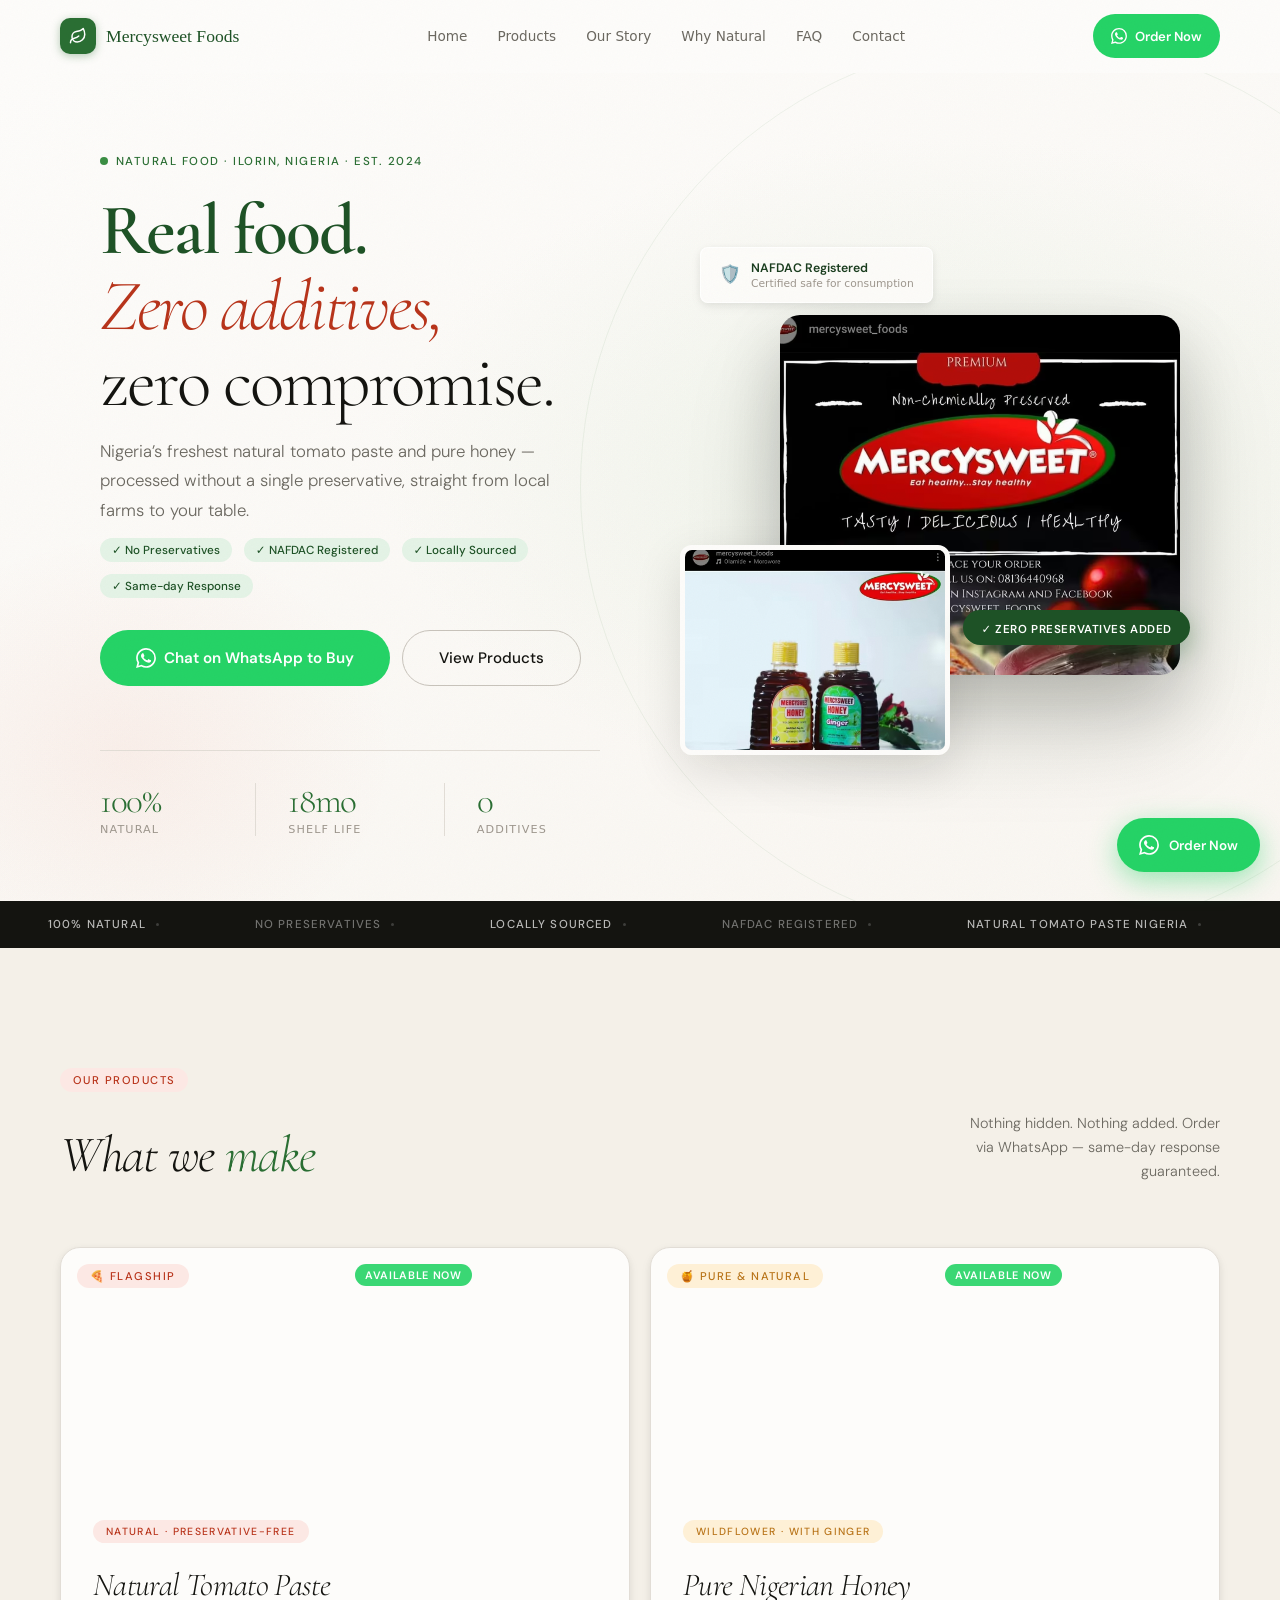
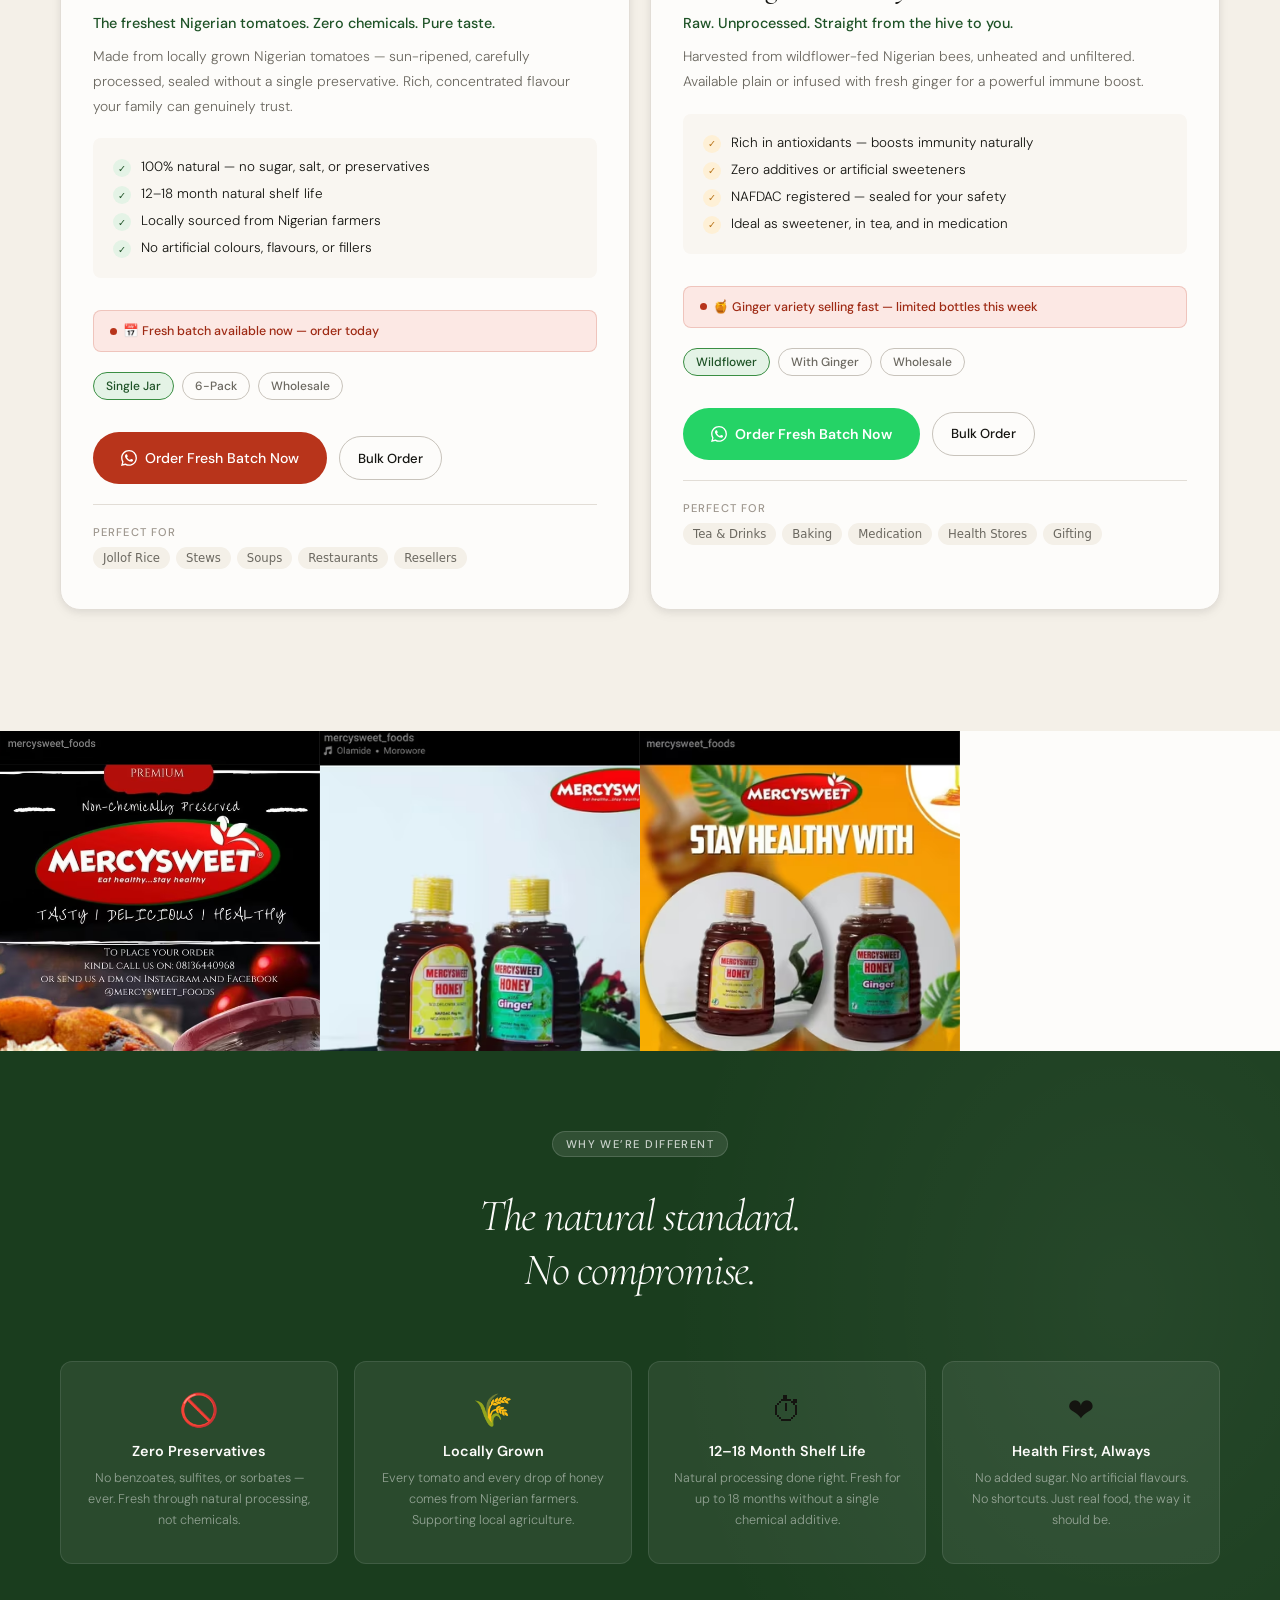
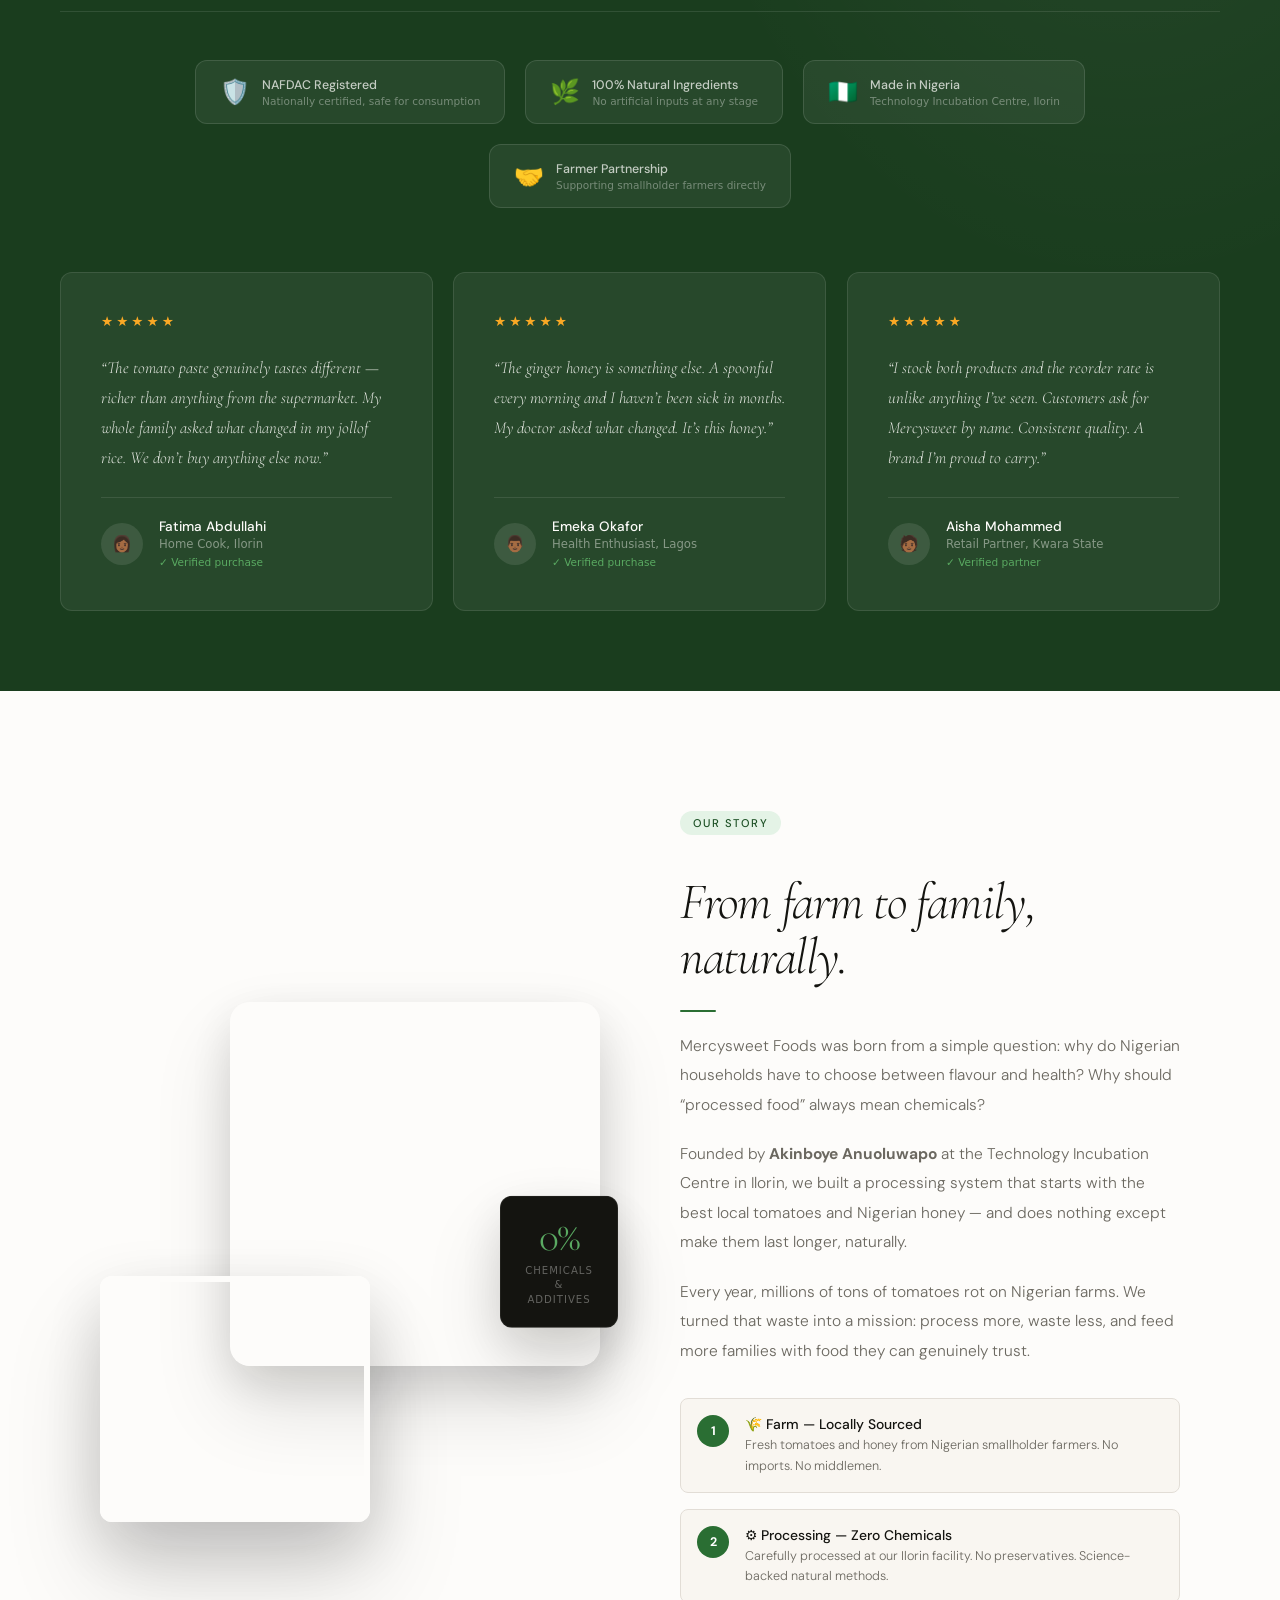
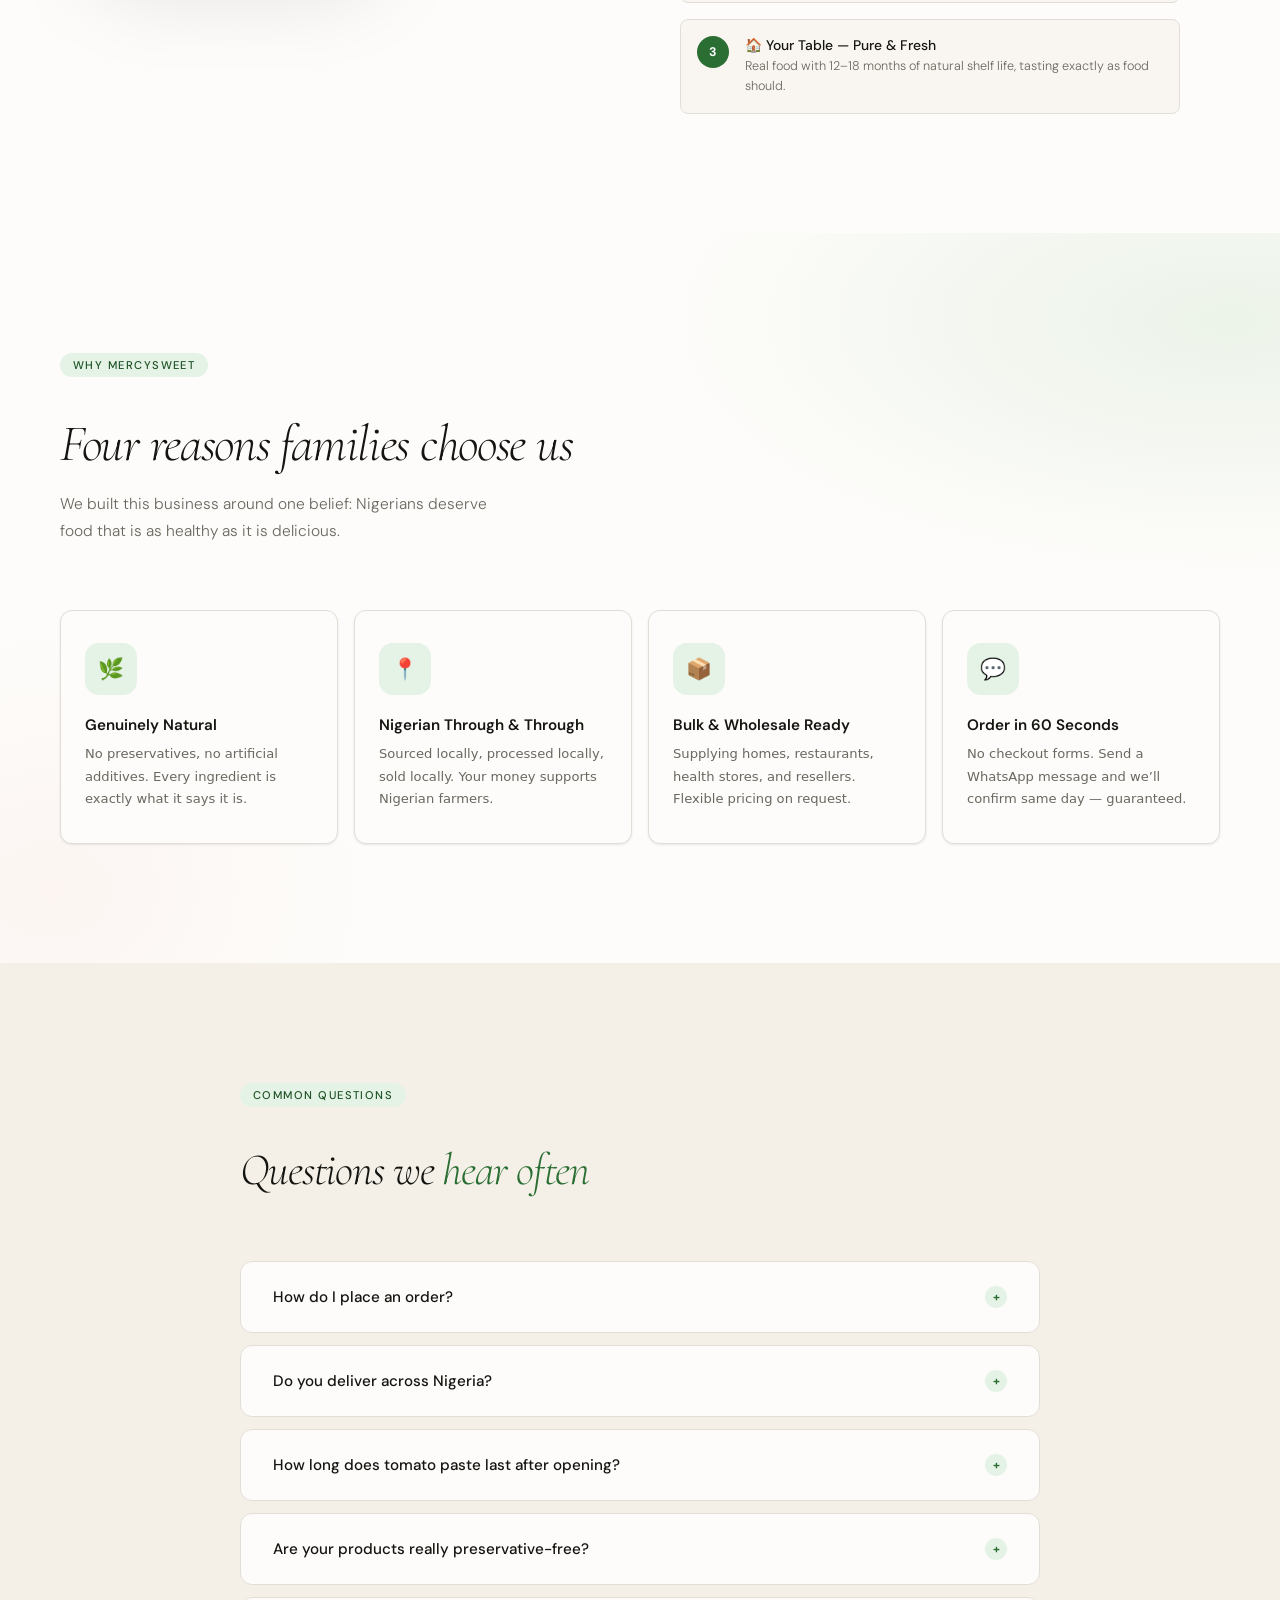
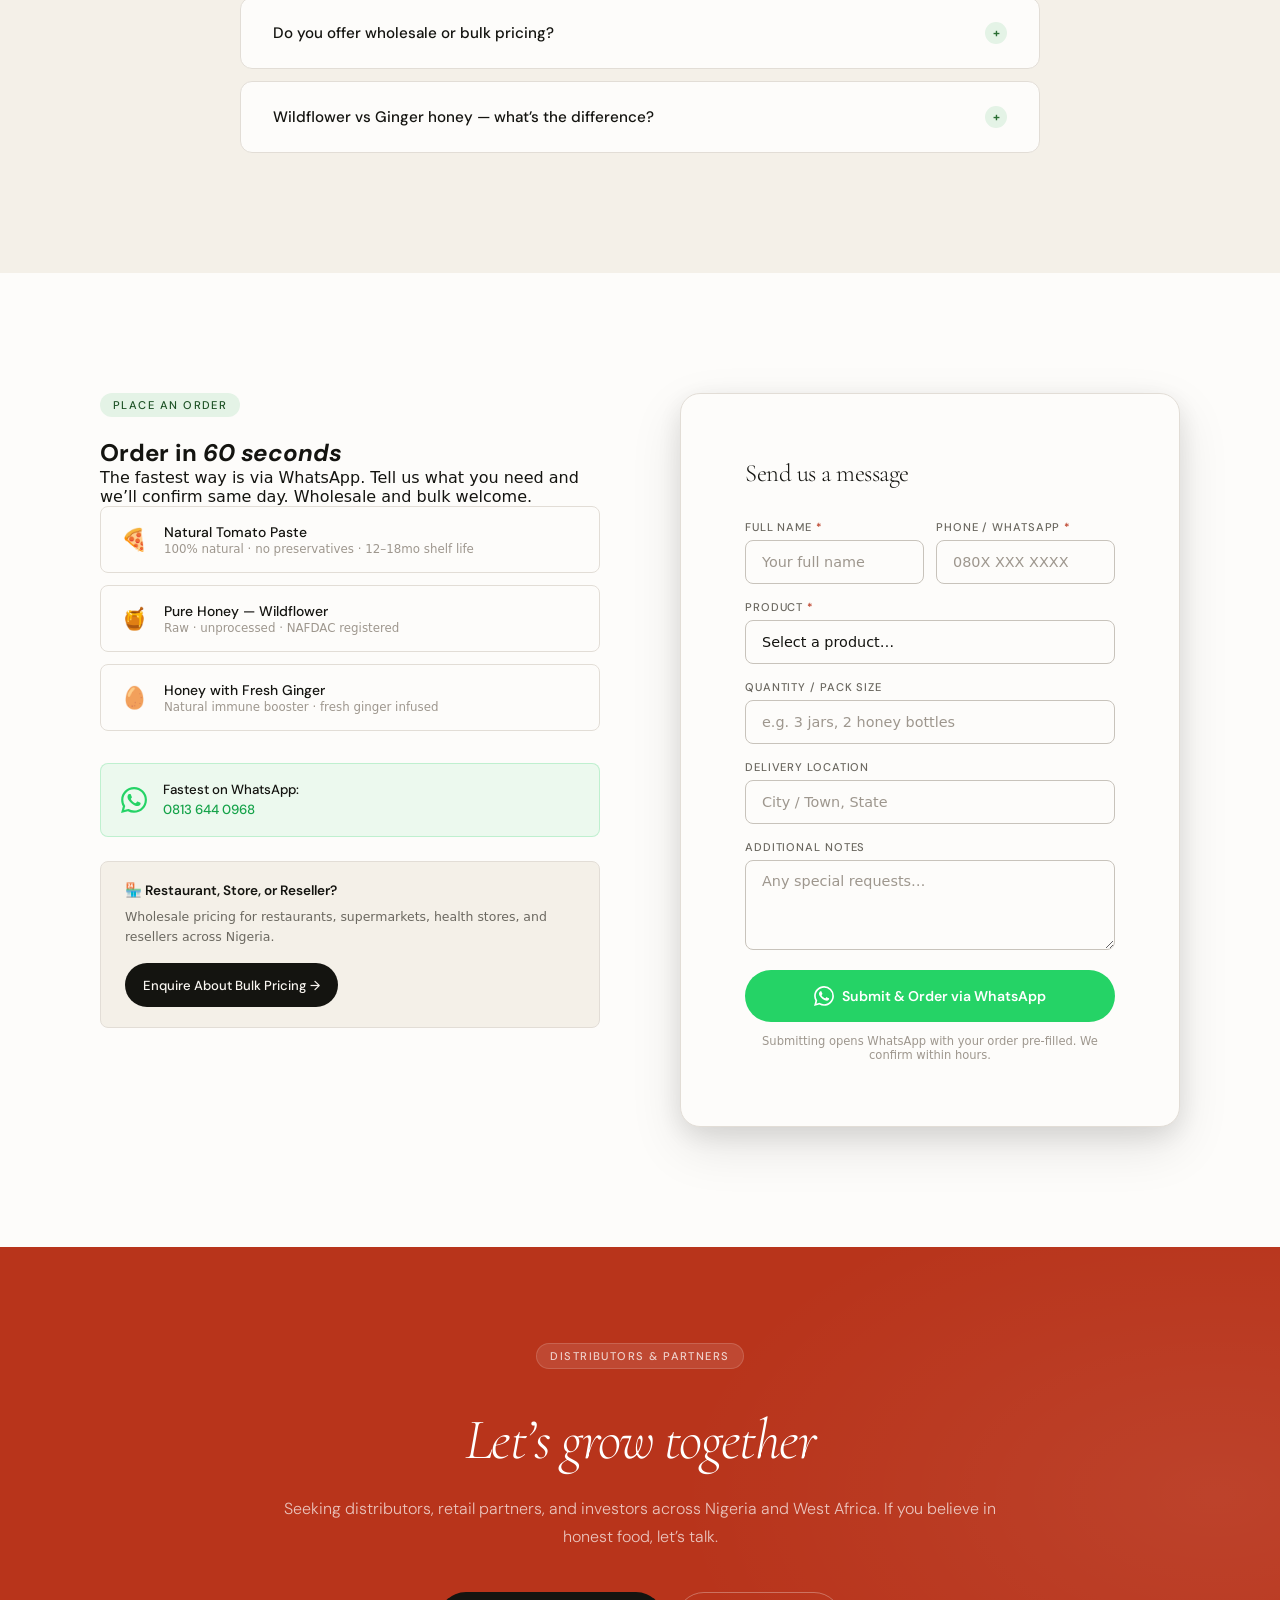
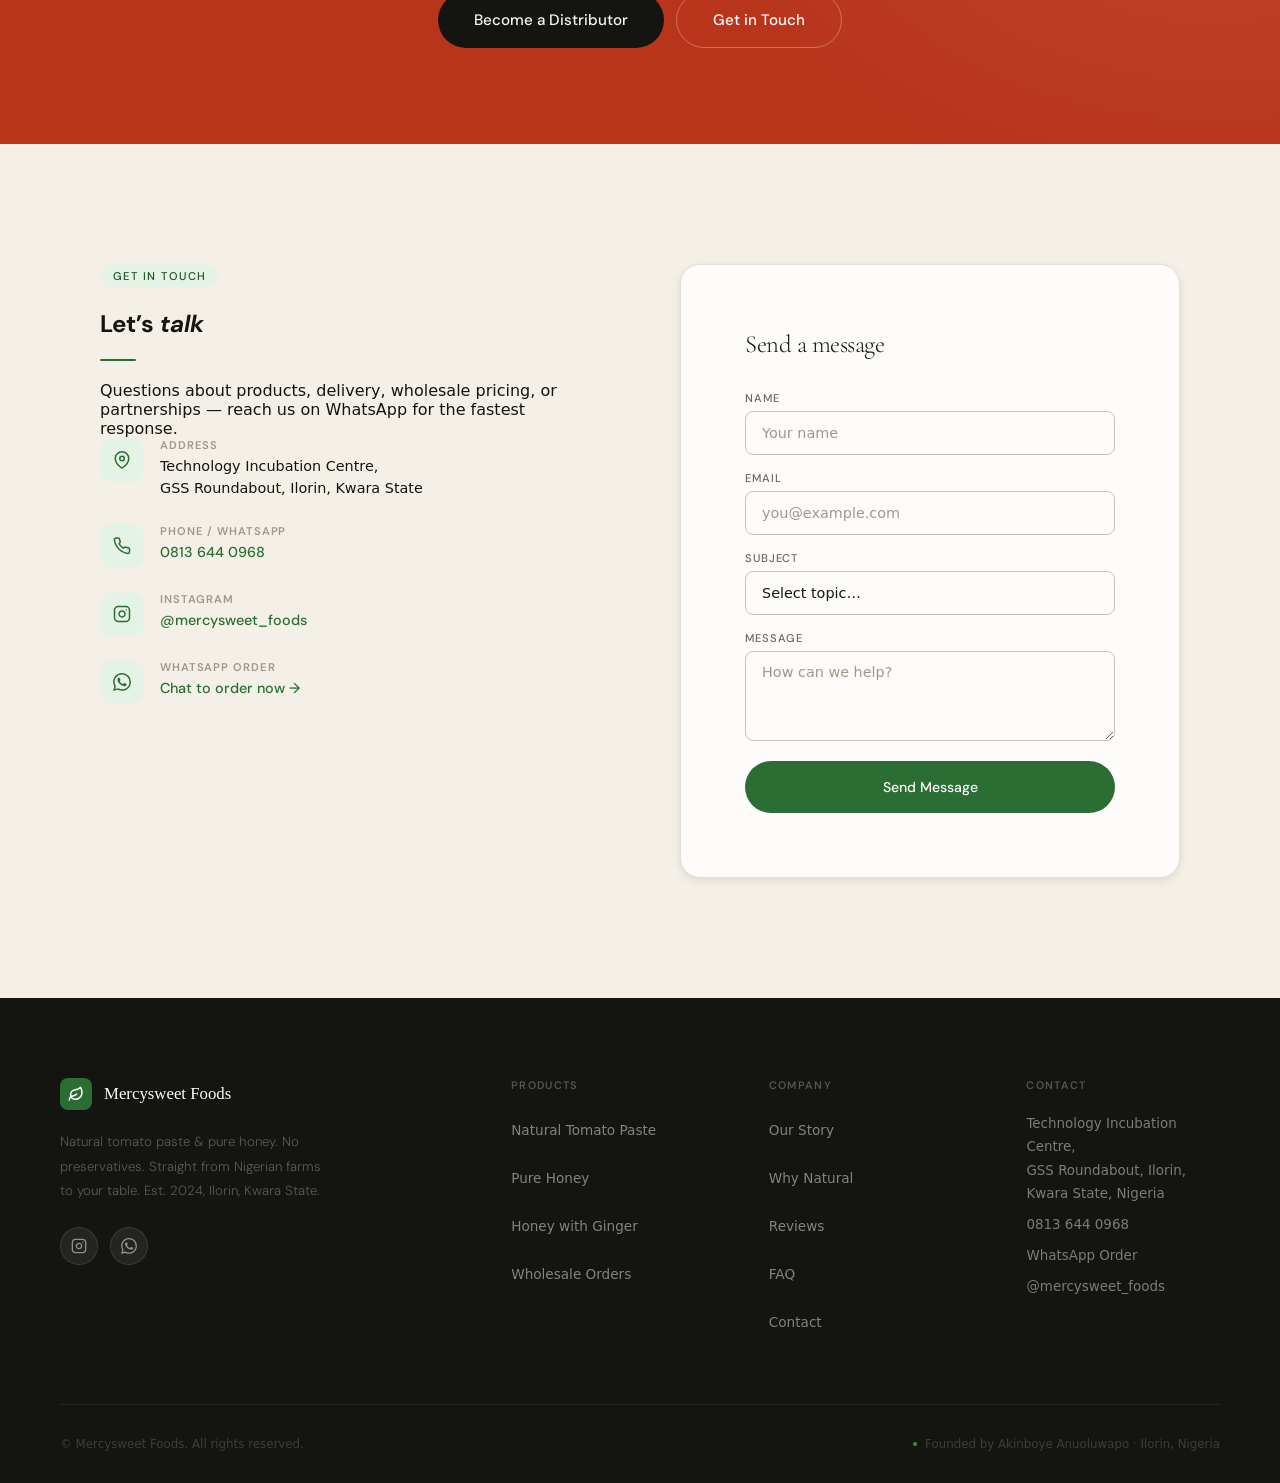
<file: index.html>
<!DOCTYPE html>
<html lang="en">
<head>
<!-- ═══ SECURITY META ═══ -->
<meta http-equiv="X-Content-Type-Options" content="nosniff"/>
<meta http-equiv="X-Frame-Options" content="DENY"/>
<meta name="referrer" content="strict-origin-when-cross-origin"/>

<!-- ═══ CORE ═══ -->
<meta charset="UTF-8"/>
<meta http-equiv="X-UA-Compatible" content="IE=edge"/>
<meta name="viewport" content="width=device-width,initial-scale=1.0,viewport-fit=cover"/>

<!-- ═══ SEO ═══ -->
<title>Mercysweet Foods &#8212; Natural Tomato Paste &amp; Pure Honey Nigeria</title>
<meta name="description" content="Order 100% natural tomato paste and pure honey in Nigeria. Zero preservatives, NAFDAC registered. WhatsApp order, same-day response. Ilorin, Kwara State."/>
<meta name="robots" content="index,follow,max-snippet:-1,max-image-preview:large"/>
<link rel="canonical" href="https://mercysweetfoods.com/"/>

<!-- ═══ OPEN GRAPH ═══ -->
<meta property="og:type"         content="website"/>
<meta property="og:site_name"    content="Mercysweet Foods"/>
<meta property="og:title"        content="Mercysweet Foods &#8212; Natural Nigerian Food. Zero Compromise."/>
<meta property="og:description"  content="Buy 100% natural tomato paste &amp; pure honey. No preservatives. NAFDAC certified. Order via WhatsApp."/>
<meta property="og:url"          content="https://mercysweetfoods.com/"/>
<meta property="og:image"        content="https://mercysweetfoods.com/assets/images/og-image.jpg"/>
<meta property="og:image:width"  content="1200"/>
<meta property="og:image:height" content="630"/>
<meta property="og:locale"       content="en_NG"/>

<!-- ═══ TWITTER CARD ═══ -->
<meta name="twitter:card"        content="summary_large_image"/>
<meta name="twitter:title"       content="Mercysweet Foods &#8212; Real Food. Zero Preservatives."/>
<meta name="twitter:description" content="Nigeria's freshest natural tomato paste and pure honey. Order on WhatsApp."/>
<meta name="twitter:image"       content="https://mercysweetfoods.com/assets/images/og-image.jpg"/>

<!-- ═══ FAVICON ═══ -->
<link rel="icon" href="data:image/svg+xml,<svg xmlns='http://www.w3.org/2000/svg' viewBox='0 0 100 100'><text y='.9em' font-size='90'>&#127807;</text></svg>"/>

<!-- ═══ RESOURCE HINTS (ordered: dns → preconnect) ═══ -->
<link rel="dns-prefetch"  href="https://fonts.googleapis.com"/>
<link rel="dns-prefetch"  href="https://fonts.gstatic.com"/>
<link rel="preconnect"    href="https://fonts.googleapis.com" crossorigin="anonymous"/>
<link rel="preconnect"    href="https://fonts.gstatic.com"    crossorigin="anonymous"/>

<!-- ═══ LCP IMAGE PRELOAD ═══
     CRITICAL: imagesrcset and imagesizes must EXACTLY match the
     <source type="image/avif"> in the DOM or the browser ignores this hint.
     This tells the browser to fetch the LCP image during HTML parse. -->
<link rel="preload" as="image"
      href="/assets/images/tomato-paste-food.avif"
      type="image/avif"
      imagesrcset="/assets/images/tomato-paste-food-480w.avif 480w,/assets/images/tomato-paste-food-768w.avif 768w,/assets/images/tomato-paste-food.avif 900w"
      imagesizes="(max-width:480px) 480px,(max-width:768px) 768px,560px"
      fetchpriority="high"/>

<!-- ═══ FONTS: 2 weights, latin, swap, non-blocking ═══ -->
<link rel="preload" as="style"
      href="https://fonts.googleapis.com/css2?family=Cormorant+Garamond:ital,wght@0,300;0,600;1,300;1,600&family=DM+Sans:opsz,wght@9..40,300;9..40,500&display=swap&subset=latin"
      onload="this.onload=null;this.rel='stylesheet'"
      crossorigin="anonymous"/>
<noscript><link rel="stylesheet" href="https://fonts.googleapis.com/css2?family=Cormorant+Garamond:ital,wght@0,300;0,600;1,300;1,600&family=DM+Sans:opsz,wght@9..40,300;9..40,500&display=swap&subset=latin" crossorigin="anonymous"/></noscript>

<!-- ═══ STYLES.V7.CSS: versioned, non-blocking preload ═══ -->
<link rel="preload" as="style" href="/css/styles.v8.css"
      onload="this.onload=null;this.rel='stylesheet'"/>
<noscript><link rel="stylesheet" href="/css/styles.v8.css"/></noscript>

<!-- ═══ CRITICAL CSS: above-fold only, ~3.5KB, zero render-block ═══ -->
<style id="crit">*,*::before,*::after{box-sizing:border-box;margin:0;padding:0}
html{scroll-behavior:smooth;-webkit-text-size-adjust:100%;font-size:16px}
body{font-family:'DM Sans',system-ui,-apple-system,sans-serif;background:#fdfcfa;color:#141410;-webkit-font-smoothing:antialiased;overflow-x:hidden}
a{text-decoration:none;color:inherit}
button{cursor:pointer;border:none;background:none;font-family:inherit}
a,button,[role=button]{min-height:44px}
@font-face{font-family:'DM Sans';font-display:swap;src:local('DM Sans')}
@font-face{font-family:'Cormorant Garamond';font-display:swap;src:local('Cormorant Garamond')}
.skip-link{position:absolute;top:-100%;left:16px;z-index:9999;background:#2a6e33;color:#fff;padding:12px 20px;border-radius:8px;font-size:.875rem;font-weight:500;transition:top 150ms}
.skip-link:focus{top:16px}
.site-header{position:sticky;top:0;z-index:200;padding:0 40px;transition:background 550ms,border-color 550ms,box-shadow 550ms;border-bottom:1px solid transparent}
.nav-inner{max-width:1160px;margin:0 auto;display:flex;align-items:center;justify-content:space-between;height:72px}
.nav-logo{display:flex;align-items:center;gap:10px;font-family:'Cormorant Garamond',Georgia,serif;font-size:1.1rem;color:#1e5226;min-height:44px}
.nav-logo-mark{width:36px;height:36px;border-radius:10px;background:#2a6e33;display:flex;align-items:center;justify-content:center;flex-shrink:0;box-shadow:0 2px 8px rgba(42,110,51,.35)}
.nav-links{display:flex;align-items:center;gap:2px}
.nav-links li a{font-size:.85rem;color:#6b6860;padding:8px 14px;border-radius:999px;min-height:44px;display:inline-flex;align-items:center}
.nav-right{display:flex;align-items:center;gap:12px}
.hamburger{display:none;flex-direction:column;gap:5px;padding:10px;border-radius:8px;min-height:44px;justify-content:center}
.hamburger span{display:block;width:22px;height:1.5px;background:#141410;border-radius:2px}
.btn{display:inline-flex;align-items:center;justify-content:center;gap:8px;font-family:inherit;font-size:.88rem;font-weight:500;padding:0 28px;height:52px;border-radius:999px;cursor:pointer;transition:transform 280ms cubic-bezier(.19,1,.22,1),box-shadow 280ms,background 150ms;white-space:nowrap;min-height:44px;-webkit-tap-highlight-color:transparent;position:relative;overflow:hidden}
.btn-wa{background:#25D366;color:#fff;font-weight:600}
.btn-wa:hover{background:#1ebe5b;box-shadow:0 10px 32px rgba(37,211,102,.38)}
.btn-sm{height:42px;padding:0 18px;font-size:.82rem}
.btn-lg{height:56px;padding:0 36px;font-size:.95rem}
#home{min-height:calc(100svh - 72px);display:flex;align-items:center;background:radial-gradient(ellipse 68% 62% at 74% 48%,rgba(196,222,192,.26) 0%,transparent 65%),radial-gradient(ellipse 38% 48% at 10% 82%,rgba(220,72,44,.06) 0%,transparent 55%),linear-gradient(160deg,#fdfcfa 0%,#f9f6f1 100%);overflow:hidden;position:relative}
.hero-grid{max-width:1160px;margin:0 auto;width:100%;padding:80px 40px 64px;display:grid;grid-template-columns:1fr 1fr;gap:80px;align-items:center;position:relative;z-index:1}
.hero-kicker{display:flex;align-items:center;gap:8px;margin-bottom:24px}
.hero-kicker-text{font-size:.72rem;font-weight:500;letter-spacing:.13em;text-transform:uppercase;color:#2a6e33}
.hero-h1{font-family:'Cormorant Garamond',Georgia,serif;font-weight:300;font-size:clamp(3rem,5.6vw,5rem);line-height:1.06;letter-spacing:-.03em;color:#141410;margin-bottom:16px}
.hero-h1 strong{font-weight:600;color:#1e5226}
.hero-h1 em{font-style:italic;color:#b8341b}
.hero-visual{position:relative;height:560px}
.hero-img-a{position:absolute;right:0;top:50%;transform:translateY(-50%);width:80%;border-radius:20px;overflow:hidden;box-shadow:0 24px 64px rgba(14,14,10,.16),0 56px 100px rgba(14,14,10,.14)}
.hero-img-a picture,.hero-img-a img{display:block;width:100%}
.hero-img-a img{height:360px;object-fit:cover;object-position:center 25%}
.hero-img-b{position:absolute;left:0;bottom:20px;width:54%;border-radius:12px;overflow:hidden;box-shadow:0 16px 48px rgba(14,14,10,.12);border:5px solid #fdfcfa}
.hero-img-b picture,.hero-img-b img{display:block;width:100%}
.hero-img-b img{height:200px;object-fit:cover;object-position:center 42%}
.sr{opacity:1;transform:none}
.js .sr{opacity:0;transform:translateY(40px);transition:opacity .9s cubic-bezier(.19,1,.22,1),transform .9s cubic-bezier(.19,1,.22,1);will-change:opacity,transform}
.js .sr.in{opacity:1;transform:none}
@media(prefers-reduced-motion:reduce){.sr{opacity:1;transform:none;transition:none}}
@media(max-width:768px){.nav-links,.nav-right .btn{display:none}.hamburger{display:flex}.hero-grid{grid-template-columns:1fr;gap:48px;padding:48px 20px 40px}.hero-h1{font-size:2.8rem}.hero-visual{height:290px}.hero-img-a img{height:220px}.hero-img-b img{height:150px}}</style>

<!-- ═══ PREFETCH: next likely images ═══ -->
<link rel="prefetch" href="/assets/images/tomato-paste-jars.avif" as="image" type="image/avif"/>
<link rel="prefetch" href="/assets/images/honey-ginger.avif"      as="image" type="image/avif"/>

<!-- ═══ STRUCTURED DATA ═══ -->
<script type="application/ld+json">{"@context":"https://schema.org","@graph":[{"@type":"LocalBusiness","@id":"https://mercysweetfoods.com/#business","name":"Mercysweet Foods","legalName":"Mercysweet Foods","description":"100% natural tomato paste and pure honey. No preservatives, NAFDAC registered. Ilorin, Kwara State, Nigeria.","url":"https://mercysweetfoods.com","telephone":"+2348136440968","priceRange":"₦₦","openingHoursSpecification":[{"@type":"OpeningHoursSpecification","dayOfWeek":["Monday","Tuesday","Wednesday","Thursday","Friday","Saturday"],"opens":"08:00","closes":"18:00"}],"address":{"@type":"PostalAddress","streetAddress":"Technology Incubation Centre, GSS Roundabout","addressLocality":"Ilorin","addressRegion":"Kwara State","postalCode":"240001","addressCountry":"NG"},"geo":{"@type":"GeoCoordinates","latitude":"8.4966","longitude":"4.5421"},"sameAs":["https://instagram.com/mercysweet_foods"],"hasOfferCatalog":{"@type":"OfferCatalog","name":"Natural Food Products","itemListElement":[{"@type":"Offer","priceCurrency":"NGN","availability":"https://schema.org/InStock","itemOffered":{"@type":"Product","name":"Natural Tomato Paste","description":"100% natural tomato paste. No preservatives. 12-18 month shelf life.","brand":{"@type":"Brand","name":"Mercysweet Foods"},"category":"Food","image":"https://mercysweetfoods.com/assets/images/tomato-paste-jars.jpg"}},{"@type":"Offer","priceCurrency":"NGN","availability":"https://schema.org/InStock","itemOffered":{"@type":"Product","name":"Pure Nigerian Honey","description":"Raw wildflower honey and honey with fresh ginger. NAFDAC registered.","brand":{"@type":"Brand","name":"Mercysweet Foods"},"category":"Food","image":"https://mercysweetfoods.com/assets/images/honey-ginger.jpg"}}]},"aggregateRating":{"@type":"AggregateRating","ratingValue":"4.9","reviewCount":"47","bestRating":"5"}},{"@type":"WebSite","@id":"https://mercysweetfoods.com/#website","url":"https://mercysweetfoods.com","name":"Mercysweet Foods","description":"Natural tomato paste and pure honey from Nigeria","publisher":{"@id":"https://mercysweetfoods.com/#business"}}]}</script>
<script type="application/ld+json">{"@context":"https://schema.org","@type":"FAQPage","mainEntity":[{"@type":"Question","name":"How do I place an order?","acceptedAnswer":{"@type":"Answer","text":"Click any Order on WhatsApp button — your message will be pre-filled. You can also fill the order form and we'll confirm within hours."}},{"@type":"Question","name":"Do you deliver across Nigeria?","acceptedAnswer":{"@type":"Answer","text":"Yes. Same-day or next-day for Ilorin and Kwara State, 1-3 business days for other cities."}},{"@type":"Question","name":"How long does tomato paste last after opening?","acceptedAnswer":{"@type":"Answer","text":"Unopened: 12-18 months naturally. Once opened, refrigerate and use within 5-7 days."}},{"@type":"Question","name":"Are your products really preservative-free?","acceptedAnswer":{"@type":"Answer","text":"Yes. No benzoates, sulfites, sorbates, or synthetic preservatives. NAFDAC registered. Shelf life from natural processing."}},{"@type":"Question","name":"Do you offer wholesale or bulk pricing?","acceptedAnswer":{"@type":"Answer","text":"Yes. We supply restaurants, health stores, supermarkets, and resellers. Message us on WhatsApp mentioning wholesale."}},{"@type":"Question","name":"Wildflower vs Ginger honey — what's the difference?","acceptedAnswer":{"@type":"Answer","text":"Wildflower Honey is pure raw Nigerian honey. Honey with Ginger adds fresh Nigerian ginger for enhanced immune-boosting properties. Both NAFDAC registered, zero additives."}}]}</script>
</head>
<body>
<a href="#main-content" class="skip-link">Skip to main content</a>

<header class="site-header" id="site-header" role="banner">
  <div class="nav-inner">
    <a href="#home" class="nav-logo" aria-label="Mercysweet Foods &#8212; Home">
      <div class="nav-logo-mark" aria-hidden="true"><svg width="18" height="18" viewBox="0 0 24 24" fill="none" stroke="#fff" stroke-width="2" stroke-linecap="round" stroke-linejoin="round" aria-hidden="true" focusable="false"><path d="M11 20A7 7 0 0 1 9.8 6.1C15.5 5 17 4.48 19 2c1 2 2 4.18 2 8 0 5.5-4.78 10-10 10z"/><path d="M2 21c0-3 1.85-5.36 5.08-6C9.5 14.52 12 13 13 12"/></svg></div>
      Mercysweet Foods
    </a>
    <nav aria-label="Primary navigation">
      <ul class="nav-links" role="list">
        <li><a href="#home">Home</a></li>
        <li><a href="#products">Products</a></li>
        <li><a href="#story">Our Story</a></li>
        <li><a href="#trust">Why Natural</a></li>
        <li><a href="#faq">FAQ</a></li>
        <li><a href="#contact">Contact</a></li>
      </ul>
    </nav>
    <div class="nav-right">
      <a href="https://wa.me/2348136440968?text=Hi%20Mercysweet%20Foods!%20I%E2%80%99d%20like%20to%20place%20an%20order." class="btn btn-wa btn-sm"
         target="_blank" rel="noopener noreferrer"
         aria-label="Order on WhatsApp"><svg width="16" height="16" viewBox="0 0 24 24" fill="currentColor" aria-hidden="true" focusable="false"><path d="M17.472 14.382c-.297-.149-1.758-.867-2.03-.967-.273-.099-.471-.148-.67.15-.197.297-.767.966-.94 1.164-.173.199-.347.223-.644.075-.297-.15-1.255-.463-2.39-1.475-.883-.788-1.48-1.761-1.653-2.059-.173-.297-.018-.458.13-.606.134-.133.298-.347.446-.52.149-.174.198-.298.298-.497.099-.198.05-.371-.025-.52-.075-.149-.669-1.612-.916-2.207-.242-.579-.487-.5-.669-.51-.173-.008-.371-.01-.57-.01-.198 0-.52.074-.792.372-.272.297-1.04 1.016-1.04 2.479 0 1.462 1.065 2.875 1.213 3.074.149.198 2.096 3.2 5.077 4.487.709.306 1.262.489 1.694.625.712.227 1.36.195 1.871.118.571-.085 1.758-.719 2.006-1.413.248-.694.248-1.289.173-1.413-.074-.124-.272-.198-.57-.347m-5.421 7.403h-.004a9.87 9.87 0 01-5.031-1.378l-.361-.214-3.741.982.998-3.648-.235-.374a9.86 9.86 0 01-1.51-5.26c.001-5.45 4.436-9.884 9.888-9.884 2.64 0 5.122 1.03 6.988 2.898a9.825 9.825 0 012.893 6.994c-.003 5.45-4.437 9.884-9.885 9.884m8.413-18.297A11.815 11.815 0 0012.05 0C5.495 0 .16 5.335.157 11.892c0 2.096.547 4.142 1.588 5.945L.057 24l6.305-1.654a11.882 11.882 0 005.683 1.448h.005c6.554 0 11.89-5.335 11.893-11.893a11.821 11.821 0 00-3.48-8.413z"/></svg> Order Now</a>
      <button class="hamburger" id="hamburger"
              aria-label="Open navigation menu"
              aria-expanded="false" aria-controls="mobile-nav">
        <span aria-hidden="true"></span>
        <span aria-hidden="true"></span>
        <span aria-hidden="true"></span>
      </button>
    </div>
  </div>
</header>

<nav class="mobile-nav" id="mobile-nav"
     aria-label="Mobile navigation" aria-hidden="true">
  <a href="#home">Home</a>
  <a href="#products">Products</a>
  <a href="#story">Our Story</a>
  <a href="#trust">Why Natural</a>
  <a href="#faq">FAQ</a>
  <a href="#testimonials">Reviews</a>
  <a href="#contact">Contact</a>
  <div class="m-ctas">
    <a href="https://wa.me/2348136440968?text=Hi%20Mercysweet%20Foods!%20I%E2%80%99d%20like%20to%20place%20an%20order." class="btn btn-wa" target="_blank" rel="noopener noreferrer"><svg width="20" height="20" viewBox="0 0 24 24" fill="currentColor" aria-hidden="true" focusable="false"><path d="M17.472 14.382c-.297-.149-1.758-.867-2.03-.967-.273-.099-.471-.148-.67.15-.197.297-.767.966-.94 1.164-.173.199-.347.223-.644.075-.297-.15-1.255-.463-2.39-1.475-.883-.788-1.48-1.761-1.653-2.059-.173-.297-.018-.458.13-.606.134-.133.298-.347.446-.52.149-.174.198-.298.298-.497.099-.198.05-.371-.025-.52-.075-.149-.669-1.612-.916-2.207-.242-.579-.487-.5-.669-.51-.173-.008-.371-.01-.57-.01-.198 0-.52.074-.792.372-.272.297-1.04 1.016-1.04 2.479 0 1.462 1.065 2.875 1.213 3.074.149.198 2.096 3.2 5.077 4.487.709.306 1.262.489 1.694.625.712.227 1.36.195 1.871.118.571-.085 1.758-.719 2.006-1.413.248-.694.248-1.289.173-1.413-.074-.124-.272-.198-.57-.347m-5.421 7.403h-.004a9.87 9.87 0 01-5.031-1.378l-.361-.214-3.741.982.998-3.648-.235-.374a9.86 9.86 0 01-1.51-5.26c.001-5.45 4.436-9.884 9.888-9.884 2.64 0 5.122 1.03 6.988 2.898a9.825 9.825 0 012.893 6.994c-.003 5.45-4.437 9.884-9.885 9.884m8.413-18.297A11.815 11.815 0 0012.05 0C5.495 0 .16 5.335.157 11.892c0 2.096.547 4.142 1.588 5.945L.057 24l6.305-1.654a11.882 11.882 0 005.683 1.448h.005c6.554 0 11.89-5.335 11.893-11.893a11.821 11.821 0 00-3.48-8.413z"/></svg> Chat on WhatsApp to Buy</a>
    <a href="#products" class="btn btn-ghost">View Products</a>
  </div>
</nav>
<main id="main-content" role="main">

<section id="home" aria-labelledby="hero-h1">
  <div class="hero-grid">
    <div>
      <div class="hero-kicker">
        <span class="hero-pulse" aria-hidden="true"></span>
        <span class="hero-kicker-text">Natural Food &#183; Ilorin, Nigeria &#183; Est. 2024</span>
      </div>
      <h1 id="hero-h1" class="hero-h1">
        <strong>Real food.</strong><br>
        <em>Zero additives,</em><br>
        zero compromise.
      </h1>
      <p class="hero-sub">Nigeria&#8217;s freshest natural tomato paste and pure honey &#8212;
        processed without a single preservative, straight from local farms to your table.</p>
      <div class="hero-chips" aria-label="Key guarantees">
        <span class="hero-chip">&#10003; No Preservatives</span>
        <span class="hero-chip">&#10003; NAFDAC Registered</span>
        <span class="hero-chip">&#10003; Locally Sourced</span>
        <span class="hero-chip">&#10003; Same-day Response</span>
      </div>
      <div class="hero-ctas">
        <a href="https://wa.me/2348136440968?text=Hi%20Mercysweet%20Foods!%20I%E2%80%99d%20like%20to%20place%20an%20order." class="btn btn-wa btn-lg"
           target="_blank" rel="noopener noreferrer"
           aria-label="Chat on WhatsApp to buy"><svg width="20" height="20" viewBox="0 0 24 24" fill="currentColor" aria-hidden="true" focusable="false"><path d="M17.472 14.382c-.297-.149-1.758-.867-2.03-.967-.273-.099-.471-.148-.67.15-.197.297-.767.966-.94 1.164-.173.199-.347.223-.644.075-.297-.15-1.255-.463-2.39-1.475-.883-.788-1.48-1.761-1.653-2.059-.173-.297-.018-.458.13-.606.134-.133.298-.347.446-.52.149-.174.198-.298.298-.497.099-.198.05-.371-.025-.52-.075-.149-.669-1.612-.916-2.207-.242-.579-.487-.5-.669-.51-.173-.008-.371-.01-.57-.01-.198 0-.52.074-.792.372-.272.297-1.04 1.016-1.04 2.479 0 1.462 1.065 2.875 1.213 3.074.149.198 2.096 3.2 5.077 4.487.709.306 1.262.489 1.694.625.712.227 1.36.195 1.871.118.571-.085 1.758-.719 2.006-1.413.248-.694.248-1.289.173-1.413-.074-.124-.272-.198-.57-.347m-5.421 7.403h-.004a9.87 9.87 0 01-5.031-1.378l-.361-.214-3.741.982.998-3.648-.235-.374a9.86 9.86 0 01-1.51-5.26c.001-5.45 4.436-9.884 9.888-9.884 2.64 0 5.122 1.03 6.988 2.898a9.825 9.825 0 012.893 6.994c-.003 5.45-4.437 9.884-9.885 9.884m8.413-18.297A11.815 11.815 0 0012.05 0C5.495 0 .16 5.335.157 11.892c0 2.096.547 4.142 1.588 5.945L.057 24l6.305-1.654a11.882 11.882 0 005.683 1.448h.005c6.554 0 11.89-5.335 11.893-11.893a11.821 11.821 0 00-3.48-8.413z"/></svg> Chat on WhatsApp to Buy</a>
        <a href="#products" class="btn btn-ghost btn-lg">View Products</a>
      </div>
      <div class="hero-stats" aria-label="Key facts">
        <div class="hstat"><div class="hstat-n">100%</div><div class="hstat-l">Natural</div></div>
        <div class="hstat"><div class="hstat-n">18mo</div><div class="hstat-l">Shelf Life</div></div>
        <div class="hstat"><div class="hstat-n">0</div><div class="hstat-l">Additives</div></div>
      </div>
    </div>
    <div class="hero-visual" aria-hidden="true">
      <div class="hero-img-a"><picture><source type="image/avif" srcset="/assets/images/tomato-paste-food-480w.avif 480w,/assets/images/tomato-paste-food-768w.avif 768w,/assets/images/tomato-paste-food.avif 900w" sizes="(max-width:480px) 480px,(max-width:768px) 768px,560px"/><source type="image/webp" srcset="/assets/images/tomato-paste-food-480w.webp 480w,/assets/images/tomato-paste-food-768w.webp 768w,/assets/images/tomato-paste-food.webp 900w" sizes="(max-width:480px) 480px,(max-width:768px) 768px,560px"/><img src="/assets/images/tomato-paste-food.jpg" srcset="/assets/images/tomato-paste-food-480w.jpg 480w,/assets/images/tomato-paste-food-768w.jpg 768w,/assets/images/tomato-paste-food.jpg 900w" sizes="(max-width:480px) 480px,(max-width:768px) 768px,560px" alt="Mercysweet Natural Tomato Paste jar beside a plate of rich Nigerian jollof rice" width="560" height="360" loading="eager" decoding="sync" fetchpriority="high"/></picture></div>
      <div class="hero-img-b"><picture><source type="image/avif" srcset="/assets/images/honey-bottles-480w.avif 480w,/assets/images/honey-bottles-768w.avif 768w,/assets/images/honey-bottles.avif 900w" sizes="(max-width:480px) 480px,(max-width:768px) 768px,378px"/><source type="image/webp" srcset="/assets/images/honey-bottles-480w.webp 480w,/assets/images/honey-bottles-768w.webp 768w,/assets/images/honey-bottles.webp 900w" sizes="(max-width:480px) 480px,(max-width:768px) 768px,378px"/><img src="/assets/images/honey-bottles.jpg" srcset="/assets/images/honey-bottles-480w.jpg 480w,/assets/images/honey-bottles-768w.jpg 768w,/assets/images/honey-bottles.jpg 900w" sizes="(max-width:480px) 480px,(max-width:768px) 768px,378px" alt="Mercysweet Pure Honey &#8212; Wildflower and Ginger varieties in amber glass bottles" width="378" height="200" loading="eager" decoding="sync"/></picture></div>
      <div class="hero-badge" role="img" aria-label="NAFDAC Registered">
        <div class="hb-icon" aria-hidden="true">&#128737;&#65039;</div>
        <div><div class="hb-title">NAFDAC Registered</div><div class="hb-sub">Certified safe for consumption</div></div>
      </div>
      <div class="hero-pill" aria-hidden="true">
        <span class="hero-pill-text">&#10003; Zero Preservatives Added</span>
      </div>
    </div>
  </div>
</section>
<div class="ticker" aria-hidden="true" role="presentation"><div class="ticker-track"><span class="ti"><span class="ti-hl">100&#37; Natural</span><span class="ts"></span></span><span class="ti">No Preservatives<span class="ts"></span></span><span class="ti"><span class="ti-hl">Locally Sourced</span><span class="ts"></span></span><span class="ti">NAFDAC Registered<span class="ts"></span></span><span class="ti"><span class="ti-hl">Natural Tomato Paste Nigeria</span><span class="ts"></span></span><span class="ti">Pure Honey Nigeria<span class="ts"></span></span><span class="ti"><span class="ti-hl">Real Food. Zero Compromise.</span><span class="ts"></span></span><span class="ti"><span class="ti-hl">100&#37; Natural</span><span class="ts"></span></span><span class="ti">No Preservatives<span class="ts"></span></span><span class="ti"><span class="ti-hl">Locally Sourced</span><span class="ts"></span></span><span class="ti">NAFDAC Registered<span class="ts"></span></span><span class="ti"><span class="ti-hl">Natural Tomato Paste Nigeria</span><span class="ts"></span></span><span class="ti">Pure Honey Nigeria<span class="ts"></span></span><span class="ti"><span class="ti-hl">Real Food. Zero Compromise.</span><span class="ts"></span></span><span class="ti"><span class="ti-hl">100&#37; Natural</span><span class="ts"></span></span><span class="ti">No Preservatives<span class="ts"></span></span><span class="ti"><span class="ti-hl">Locally Sourced</span><span class="ts"></span></span><span class="ti">NAFDAC Registered<span class="ts"></span></span><span class="ti"><span class="ti-hl">Natural Tomato Paste Nigeria</span><span class="ts"></span></span><span class="ti">Pure Honey Nigeria<span class="ts"></span></span><span class="ti"><span class="ti-hl">Real Food. Zero Compromise.</span><span class="ts"></span></span><span class="ti"><span class="ti-hl">100&#37; Natural</span><span class="ts"></span></span><span class="ti">No Preservatives<span class="ts"></span></span><span class="ti"><span class="ti-hl">Locally Sourced</span><span class="ts"></span></span><span class="ti">NAFDAC Registered<span class="ts"></span></span><span class="ti"><span class="ti-hl">Natural Tomato Paste Nigeria</span><span class="ts"></span></span><span class="ti">Pure Honey Nigeria<span class="ts"></span></span><span class="ti"><span class="ti-hl">Real Food. Zero Compromise.</span><span class="ts"></span></span></div></div>

<section id="products" aria-labelledby="products-h">
  <div class="products-hd sr">
    <div>
      <span class="ey ey-r" aria-hidden="true">Our Products</span>
      <h2 id="products-h">What we <em style="font-style:italic;color:#2a6e33">make</em></h2>
    </div>
    <p class="products-hd-note">Nothing hidden. Nothing added. Order via WhatsApp &#8212; same-day response guaranteed.</p>
  </div>
  <div class="products-grid">
    <article class="p-card sr d1" itemscope itemtype="https://schema.org/Product">
      <div class="p-img">
        <picture><source type="image/avif" srcset="/assets/images/tomato-paste-jars-480w.avif 480w,/assets/images/tomato-paste-jars-768w.avif 768w,/assets/images/tomato-paste-jars.avif 900w" sizes="(max-width:480px) 480px,(max-width:768px) 768px,560px"/><source type="image/webp" srcset="/assets/images/tomato-paste-jars-480w.webp 480w,/assets/images/tomato-paste-jars-768w.webp 768w,/assets/images/tomato-paste-jars.webp 900w" sizes="(max-width:480px) 480px,(max-width:768px) 768px,560px"/><img src="/assets/images/tomato-paste-jars.jpg" srcset="/assets/images/tomato-paste-jars-480w.jpg 480w,/assets/images/tomato-paste-jars-768w.jpg 768w,/assets/images/tomato-paste-jars.jpg 900w" sizes="(max-width:480px) 480px,(max-width:768px) 768px,560px" alt="Two glass jars of Mercysweet Natural Tomato Paste &#8212; 100% natural, zero preservatives" width="560" height="290" loading="lazy" decoding="async"/></picture>
        <div class="p-img-shade" aria-hidden="true"></div>
        <div class="p-badge"><span class="ey ey-r" style="min-height:auto" aria-hidden="true">&#127829; Flagship</span></div>
        <div class="p-avail" aria-label="In stock">Available Now</div>
      </div>
      <div class="p-body">
        <span class="ey ey-r" style="font-size:.65rem;min-height:auto;margin-bottom:12px" aria-hidden="true">Natural &#183; Preservative-Free</span>
        <h3 class="p-title" itemprop="name">Natural Tomato Paste</h3>
        <p class="p-tagline">The freshest Nigerian tomatoes. Zero chemicals. Pure taste.</p>
        <p class="p-desc" itemprop="description">Made from locally grown Nigerian tomatoes &#8212; sun-ripened, carefully processed, sealed without a single preservative. Rich, concentrated flavour your family can genuinely trust.</p>
        <div class="p-feats" aria-label="Product features">
          <div class="p-feat"><span class="p-check pc-g" aria-hidden="true">&#10003;</span><span>100% natural &#8212; no sugar, salt, or preservatives</span></div>
          <div class="p-feat"><span class="p-check pc-g" aria-hidden="true">&#10003;</span><span>12&#8211;18 month natural shelf life</span></div>
          <div class="p-feat"><span class="p-check pc-g" aria-hidden="true">&#10003;</span><span>Locally sourced from Nigerian farmers</span></div>
          <div class="p-feat"><span class="p-check pc-g" aria-hidden="true">&#10003;</span><span>No artificial colours, flavours, or fillers</span></div>
        </div>
        <div class="p-scarcity" aria-live="polite" role="status">
          <span class="p-scarcity-dot" aria-hidden="true"></span>
          <span class="p-scarcity-text">&#128197; Fresh batch available now &#8212; order today</span>
        </div>
        <div class="p-variants" aria-label="Pack sizes">
          <span class="p-var on">Single Jar</span><span class="p-var">6-Pack</span><span class="p-var">Wholesale</span>
        </div>
        <div class="p-cta">
          <a href="https://wa.me/2348136440968?text=Hi%20Mercysweet%20Foods!%20I%E2%80%99d%20like%20to%20order%20Natural%20Tomato%20Paste.%20Please%20share%20pricing." class="btn btn-r" target="_blank" rel="noopener noreferrer"
             aria-label="Order Natural Tomato Paste on WhatsApp"><svg width="16" height="16" viewBox="0 0 24 24" fill="currentColor" aria-hidden="true" focusable="false"><path d="M17.472 14.382c-.297-.149-1.758-.867-2.03-.967-.273-.099-.471-.148-.67.15-.197.297-.767.966-.94 1.164-.173.199-.347.223-.644.075-.297-.15-1.255-.463-2.39-1.475-.883-.788-1.48-1.761-1.653-2.059-.173-.297-.018-.458.13-.606.134-.133.298-.347.446-.52.149-.174.198-.298.298-.497.099-.198.05-.371-.025-.52-.075-.149-.669-1.612-.916-2.207-.242-.579-.487-.5-.669-.51-.173-.008-.371-.01-.57-.01-.198 0-.52.074-.792.372-.272.297-1.04 1.016-1.04 2.479 0 1.462 1.065 2.875 1.213 3.074.149.198 2.096 3.2 5.077 4.487.709.306 1.262.489 1.694.625.712.227 1.36.195 1.871.118.571-.085 1.758-.719 2.006-1.413.248-.694.248-1.289.173-1.413-.074-.124-.272-.198-.57-.347m-5.421 7.403h-.004a9.87 9.87 0 01-5.031-1.378l-.361-.214-3.741.982.998-3.648-.235-.374a9.86 9.86 0 01-1.51-5.26c.001-5.45 4.436-9.884 9.888-9.884 2.64 0 5.122 1.03 6.988 2.898a9.825 9.825 0 012.893 6.994c-.003 5.45-4.437 9.884-9.885 9.884m8.413-18.297A11.815 11.815 0 0012.05 0C5.495 0 .16 5.335.157 11.892c0 2.096.547 4.142 1.588 5.945L.057 24l6.305-1.654a11.882 11.882 0 005.683 1.448h.005c6.554 0 11.89-5.335 11.893-11.893a11.821 11.821 0 00-3.48-8.413z"/></svg> Order Fresh Batch Now</a>
          <a href="https://wa.me/2348136440968?text=Hi%20Mercysweet%20Foods!%20I%E2%80%99m%20interested%20in%20bulk%20or%20wholesale%20orders." class="btn btn-ghost btn-sm" target="_blank" rel="noopener noreferrer">Bulk Order</a>
        </div>
        <div class="p-use">
          <div class="p-use-lbl">Perfect for</div>
          <div class="p-use-tags">
            <span class="p-use-tag">Jollof Rice</span><span class="p-use-tag">Stews</span>
            <span class="p-use-tag">Soups</span><span class="p-use-tag">Restaurants</span><span class="p-use-tag">Resellers</span>
          </div>
        </div>
      </div>
    </article>
    <article class="p-card sr d2" itemscope itemtype="https://schema.org/Product">
      <div class="p-img">
        <picture><source type="image/avif" srcset="/assets/images/honey-ginger-480w.avif 480w,/assets/images/honey-ginger-768w.avif 768w,/assets/images/honey-ginger.avif 900w" sizes="(max-width:480px) 480px,(max-width:768px) 768px,560px"/><source type="image/webp" srcset="/assets/images/honey-ginger-480w.webp 480w,/assets/images/honey-ginger-768w.webp 768w,/assets/images/honey-ginger.webp 900w" sizes="(max-width:480px) 480px,(max-width:768px) 768px,560px"/><img src="/assets/images/honey-ginger.jpg" srcset="/assets/images/honey-ginger-480w.jpg 480w,/assets/images/honey-ginger-768w.jpg 768w,/assets/images/honey-ginger.jpg 900w" sizes="(max-width:480px) 480px,(max-width:768px) 768px,560px" alt="Mercysweet Honey with Fresh Ginger &#8212; natural immune booster, NAFDAC registered" width="560" height="290" loading="lazy" decoding="async"/></picture>
        <div class="p-img-shade" aria-hidden="true"></div>
        <div class="p-badge"><span class="ey ey-a" style="min-height:auto" aria-hidden="true">&#127855; Pure &amp; Natural</span></div>
        <div class="p-avail" aria-label="In stock">Available Now</div>
      </div>
      <div class="p-body">
        <span class="ey ey-a" style="font-size:.65rem;min-height:auto;margin-bottom:12px" aria-hidden="true">Wildflower &#183; With Ginger</span>
        <h3 class="p-title" itemprop="name">Pure Nigerian Honey</h3>
        <p class="p-tagline">Raw. Unprocessed. Straight from the hive to you.</p>
        <p class="p-desc" itemprop="description">Harvested from wildflower-fed Nigerian bees, unheated and unfiltered. Available plain or infused with fresh ginger for a powerful immune boost.</p>
        <div class="p-feats" aria-label="Product features">
          <div class="p-feat"><span class="p-check pc-a" aria-hidden="true">&#10003;</span><span>Rich in antioxidants &#8212; boosts immunity naturally</span></div>
          <div class="p-feat"><span class="p-check pc-a" aria-hidden="true">&#10003;</span><span>Zero additives or artificial sweeteners</span></div>
          <div class="p-feat"><span class="p-check pc-a" aria-hidden="true">&#10003;</span><span>NAFDAC registered &#8212; sealed for your safety</span></div>
          <div class="p-feat"><span class="p-check pc-a" aria-hidden="true">&#10003;</span><span>Ideal as sweetener, in tea, and in medication</span></div>
        </div>
        <div class="p-scarcity" aria-live="polite" role="status">
          <span class="p-scarcity-dot" aria-hidden="true"></span>
          <span class="p-scarcity-text">&#127855; Ginger variety selling fast &#8212; limited bottles this week</span>
        </div>
        <div class="p-variants" aria-label="Varieties">
          <span class="p-var on">Wildflower</span><span class="p-var">With Ginger</span><span class="p-var">Wholesale</span>
        </div>
        <div class="p-cta">
          <a href="https://wa.me/2348136440968?text=Hi%20Mercysweet%20Foods!%20I%E2%80%99d%20like%20to%20order%20Pure%20Honey.%20Please%20share%20pricing." class="btn btn-wa" target="_blank" rel="noopener noreferrer"
             aria-label="Order Pure Honey on WhatsApp"><svg width="16" height="16" viewBox="0 0 24 24" fill="currentColor" aria-hidden="true" focusable="false"><path d="M17.472 14.382c-.297-.149-1.758-.867-2.03-.967-.273-.099-.471-.148-.67.15-.197.297-.767.966-.94 1.164-.173.199-.347.223-.644.075-.297-.15-1.255-.463-2.39-1.475-.883-.788-1.48-1.761-1.653-2.059-.173-.297-.018-.458.13-.606.134-.133.298-.347.446-.52.149-.174.198-.298.298-.497.099-.198.05-.371-.025-.52-.075-.149-.669-1.612-.916-2.207-.242-.579-.487-.5-.669-.51-.173-.008-.371-.01-.57-.01-.198 0-.52.074-.792.372-.272.297-1.04 1.016-1.04 2.479 0 1.462 1.065 2.875 1.213 3.074.149.198 2.096 3.2 5.077 4.487.709.306 1.262.489 1.694.625.712.227 1.36.195 1.871.118.571-.085 1.758-.719 2.006-1.413.248-.694.248-1.289.173-1.413-.074-.124-.272-.198-.57-.347m-5.421 7.403h-.004a9.87 9.87 0 01-5.031-1.378l-.361-.214-3.741.982.998-3.648-.235-.374a9.86 9.86 0 01-1.51-5.26c.001-5.45 4.436-9.884 9.888-9.884 2.64 0 5.122 1.03 6.988 2.898a9.825 9.825 0 012.893 6.994c-.003 5.45-4.437 9.884-9.885 9.884m8.413-18.297A11.815 11.815 0 0012.05 0C5.495 0 .16 5.335.157 11.892c0 2.096.547 4.142 1.588 5.945L.057 24l6.305-1.654a11.882 11.882 0 005.683 1.448h.005c6.554 0 11.89-5.335 11.893-11.893a11.821 11.821 0 00-3.48-8.413z"/></svg> Order Fresh Batch Now</a>
          <a href="https://wa.me/2348136440968?text=Hi%20Mercysweet%20Foods!%20I%E2%80%99m%20interested%20in%20bulk%20or%20wholesale%20orders." class="btn btn-ghost btn-sm" target="_blank" rel="noopener noreferrer">Bulk Order</a>
        </div>
        <div class="p-use">
          <div class="p-use-lbl">Perfect for</div>
          <div class="p-use-tags">
            <span class="p-use-tag">Tea &amp; Drinks</span><span class="p-use-tag">Baking</span>
            <span class="p-use-tag">Medication</span><span class="p-use-tag">Health Stores</span><span class="p-use-tag">Gifting</span>
          </div>
        </div>
      </div>
    </article>
  </div>
</section>

<section id="gallery" aria-label="Product photography &#8212; Mercysweet Foods">
  <div class="g-cell"><picture><source type="image/avif" srcset="/assets/images/tomato-paste-food-480w.avif 480w,/assets/images/tomato-paste-food-768w.avif 768w,/assets/images/tomato-paste-food.avif 900w" sizes="(max-width:480px) 480px,(max-width:768px) 768px,300px"/><source type="image/webp" srcset="/assets/images/tomato-paste-food-480w.webp 480w,/assets/images/tomato-paste-food-768w.webp 768w,/assets/images/tomato-paste-food.webp 900w" sizes="(max-width:480px) 480px,(max-width:768px) 768px,300px"/><img src="/assets/images/tomato-paste-food.jpg" srcset="/assets/images/tomato-paste-food-480w.jpg 480w,/assets/images/tomato-paste-food-768w.jpg 768w,/assets/images/tomato-paste-food.jpg 900w" sizes="(max-width:480px) 480px,(max-width:768px) 768px,300px" alt="Mercysweet Natural Tomato Paste jar beside a plate of rich Nigerian jollof rice" width="300" height="400" loading="lazy" decoding="async"/></picture><div class="g-ov" aria-hidden="true"></div></div>
  <div class="g-cell"><picture><source type="image/avif" srcset="/assets/images/honey-bottles-480w.avif 480w,/assets/images/honey-bottles-768w.avif 768w,/assets/images/honey-bottles.avif 900w" sizes="(max-width:480px) 480px,(max-width:768px) 768px,300px"/><source type="image/webp" srcset="/assets/images/honey-bottles-480w.webp 480w,/assets/images/honey-bottles-768w.webp 768w,/assets/images/honey-bottles.webp 900w" sizes="(max-width:480px) 480px,(max-width:768px) 768px,300px"/><img src="/assets/images/honey-bottles.jpg" srcset="/assets/images/honey-bottles-480w.jpg 480w,/assets/images/honey-bottles-768w.jpg 768w,/assets/images/honey-bottles.jpg 900w" sizes="(max-width:480px) 480px,(max-width:768px) 768px,300px" alt="Mercysweet Pure Honey &#8212; Wildflower and Ginger varieties in amber glass bottles" width="300" height="400" loading="lazy" decoding="async"/></picture><div class="g-ov" aria-hidden="true"></div></div>
  <div class="g-cell"><picture><source type="image/avif" srcset="/assets/images/honey-pour-480w.avif 480w,/assets/images/honey-pour-768w.avif 768w,/assets/images/honey-pour.avif 900w" sizes="(max-width:480px) 480px,(max-width:768px) 768px,300px"/><source type="image/webp" srcset="/assets/images/honey-pour-480w.webp 480w,/assets/images/honey-pour-768w.webp 768w,/assets/images/honey-pour.webp 900w" sizes="(max-width:480px) 480px,(max-width:768px) 768px,300px"/><img src="/assets/images/honey-pour.jpg" srcset="/assets/images/honey-pour-480w.jpg 480w,/assets/images/honey-pour-768w.jpg 768w,/assets/images/honey-pour.jpg 900w" sizes="(max-width:480px) 480px,(max-width:768px) 768px,300px" alt="Thick amber honey being poured from a Mercysweet bottle into a warm cup of tea" width="300" height="400" loading="lazy" decoding="async"/></picture><div class="g-ov" aria-hidden="true"></div></div>
  <div class="g-cell"><picture><source type="image/avif" srcset="/assets/images/honey-promo-480w.avif 480w,/assets/images/honey-promo-768w.avif 768w,/assets/images/honey-promo.avif 900w" sizes="(max-width:480px) 480px,(max-width:768px) 768px,300px"/><source type="image/webp" srcset="/assets/images/honey-promo-480w.webp 480w,/assets/images/honey-promo-768w.webp 768w,/assets/images/honey-promo.webp 900w" sizes="(max-width:480px) 480px,(max-width:768px) 768px,300px"/><img src="/assets/images/honey-promo.jpg" srcset="/assets/images/honey-promo-480w.jpg 480w,/assets/images/honey-promo-768w.jpg 768w,/assets/images/honey-promo.jpg 900w" sizes="(max-width:480px) 480px,(max-width:768px) 768px,300px" alt="Mercysweet Foods honey product range &#8212; Stay Healthy, Eat Natural" width="300" height="400" loading="lazy" decoding="async"/></picture><div class="g-ov" aria-hidden="true"></div></div>
</section>

<section id="trust" aria-labelledby="trust-h">
  <div class="trust-inner">
    <div class="trust-hd sr">
      <span class="ey ey-dk" aria-hidden="true">Why We&#8217;re Different</span>
      <h2 id="trust-h">The <em>natural</em> standard.<br>No compromise.</h2>
    </div>
    <div class="trust-grid">
      <div class="trust-card sr"><div class="trust-icon" aria-hidden="true">&#128683;</div><h3 class="trust-title">Zero Preservatives</h3><p class="trust-desc">No benzoates, sulfites, or sorbates &#8212; ever. Fresh through natural processing, not chemicals.</p></div>
      <div class="trust-card sr d1"><div class="trust-icon" aria-hidden="true">&#127806;</div><h3 class="trust-title">Locally Grown</h3><p class="trust-desc">Every tomato and every drop of honey comes from Nigerian farmers. Supporting local agriculture.</p></div>
      <div class="trust-card sr d2"><div class="trust-icon" aria-hidden="true">&#9201;</div><h3 class="trust-title">12&#8211;18 Month Shelf Life</h3><p class="trust-desc">Natural processing done right. Fresh for up to 18 months without a single chemical additive.</p></div>
      <div class="trust-card sr d3"><div class="trust-icon" aria-hidden="true">&#10084;&#65039;</div><h3 class="trust-title">Health First, Always</h3><p class="trust-desc">No added sugar. No artificial flavours. No shortcuts. Just real food, the way it should be.</p></div>
    </div>
    <div class="cert-row">
      <div class="cert-badge"><div class="cert-icon" aria-hidden="true">&#128737;&#65039;</div><div><div class="cert-text">NAFDAC Registered</div><div class="cert-sub">Nationally certified, safe for consumption</div></div></div>
      <div class="cert-badge"><div class="cert-icon" aria-hidden="true">&#127807;</div><div><div class="cert-text">100% Natural Ingredients</div><div class="cert-sub">No artificial inputs at any stage</div></div></div>
      <div class="cert-badge"><div class="cert-icon" aria-hidden="true">&#127475;&#127468;</div><div><div class="cert-text">Made in Nigeria</div><div class="cert-sub">Technology Incubation Centre, Ilorin</div></div></div>
      <div class="cert-badge"><div class="cert-icon" aria-hidden="true">&#129309;</div><div><div class="cert-text">Farmer Partnership</div><div class="cert-sub">Supporting smallholder farmers directly</div></div></div>
    </div>
    <div class="test-grid" id="testimonials" aria-label="Customer testimonials">
      <article class="t-card sr d1" itemscope itemtype="https://schema.org/Review">
        <div class="t-stars" aria-label="5 out of 5 stars">&#9733;&#9733;&#9733;&#9733;&#9733;</div>
        <blockquote class="t-quote" itemprop="reviewBody">&#8220;The tomato paste genuinely tastes different &#8212; richer than anything from the supermarket. My whole family asked what changed in my jollof rice. We don&#8217;t buy anything else now.&#8221;</blockquote>
        <div class="t-author"><div class="t-avatar" aria-hidden="true">&#128105;&#127998;</div><div><div class="t-name" itemprop="author">Fatima Abdullahi</div><div class="t-role">Home Cook, Ilorin</div><div class="t-verified">&#10003; Verified purchase</div></div></div>
      </article>
      <article class="t-card sr d2" itemscope itemtype="https://schema.org/Review">
        <div class="t-stars" aria-label="5 out of 5 stars">&#9733;&#9733;&#9733;&#9733;&#9733;</div>
        <blockquote class="t-quote" itemprop="reviewBody">&#8220;The ginger honey is something else. A spoonful every morning and I haven&#8217;t been sick in months. My doctor asked what changed. It&#8217;s this honey.&#8221;</blockquote>
        <div class="t-author"><div class="t-avatar" aria-hidden="true">&#128104;&#127998;</div><div><div class="t-name" itemprop="author">Emeka Okafor</div><div class="t-role">Health Enthusiast, Lagos</div><div class="t-verified">&#10003; Verified purchase</div></div></div>
      </article>
      <article class="t-card sr d3" itemscope itemtype="https://schema.org/Review">
        <div class="t-stars" aria-label="5 out of 5 stars">&#9733;&#9733;&#9733;&#9733;&#9733;</div>
        <blockquote class="t-quote" itemprop="reviewBody">&#8220;I stock both products and the reorder rate is unlike anything I&#8217;ve seen. Customers ask for Mercysweet by name. Consistent quality. A brand I&#8217;m proud to carry.&#8221;</blockquote>
        <div class="t-author"><div class="t-avatar" aria-hidden="true">&#129489;&#127998;</div><div><div class="t-name" itemprop="author">Aisha Mohammed</div><div class="t-role">Retail Partner, Kwara State</div><div class="t-verified">&#10003; Verified partner</div></div></div>
      </article>
    </div>
  </div>
</section>

<section id="story" aria-labelledby="story-h">
  <div class="story-grid" style="max-width:1160px;margin:0 auto;padding:0 40px">
    <div class="story-imgs sr" aria-hidden="true">
      <div class="story-img-main"><picture><source type="image/avif" srcset="/assets/images/honey-promo-480w.avif 480w,/assets/images/honey-promo-768w.avif 768w,/assets/images/honey-promo.avif 900w" sizes="(max-width:480px) 480px,(max-width:768px) 768px,670px"/><source type="image/webp" srcset="/assets/images/honey-promo-480w.webp 480w,/assets/images/honey-promo-768w.webp 768w,/assets/images/honey-promo.webp 900w" sizes="(max-width:480px) 480px,(max-width:768px) 768px,670px"/><img src="/assets/images/honey-promo.jpg" srcset="/assets/images/honey-promo-480w.jpg 480w,/assets/images/honey-promo-768w.jpg 768w,/assets/images/honey-promo.jpg 900w" sizes="(max-width:480px) 480px,(max-width:768px) 768px,670px" alt="Mercysweet Foods honey product range &#8212; Stay Healthy, Eat Natural" width="670" height="360" loading="lazy" decoding="async"/></picture></div>
      <div class="story-img-accent"><picture><source type="image/avif" srcset="/assets/images/tomato-paste-jars-480w.avif 480w,/assets/images/tomato-paste-jars-768w.avif 768w,/assets/images/tomato-paste-jars.avif 900w" sizes="(max-width:480px) 480px,(max-width:768px) 768px,486px"/><source type="image/webp" srcset="/assets/images/tomato-paste-jars-480w.webp 480w,/assets/images/tomato-paste-jars-768w.webp 768w,/assets/images/tomato-paste-jars.webp 900w" sizes="(max-width:480px) 480px,(max-width:768px) 768px,486px"/><img src="/assets/images/tomato-paste-jars.jpg" srcset="/assets/images/tomato-paste-jars-480w.jpg 480w,/assets/images/tomato-paste-jars-768w.jpg 768w,/assets/images/tomato-paste-jars.jpg 900w" sizes="(max-width:480px) 480px,(max-width:768px) 768px,486px" alt="Two glass jars of Mercysweet Natural Tomato Paste &#8212; 100% natural, zero preservatives" width="486" height="230" loading="lazy" decoding="async"/></picture></div>
      <div class="story-float">
        <div class="sf-n">0%</div>
        <div class="sf-l">Chemicals &amp; Additives</div>
      </div>
    </div>
    <div class="story-copy sr d2">
      <span class="ey ey-g" aria-hidden="true">Our Story</span>
      <h2 id="story-h">From <em>farm to family,</em> naturally.</h2>
      <div class="rule"></div>
      <p>Mercysweet Foods was born from a simple question: why do Nigerian households have to choose between flavour and health? Why should &#8220;processed food&#8221; always mean chemicals?</p>
      <p>Founded by <strong>Akinboye Anuoluwapo</strong> at the Technology Incubation Centre in Ilorin, we built a processing system that starts with the best local tomatoes and Nigerian honey &#8212; and does nothing except make them last longer, naturally.</p>
      <p>Every year, millions of tons of tomatoes rot on Nigerian farms. We turned that waste into a mission: process more, waste less, and feed more families with food they can genuinely trust.</p>
      <div class="story-steps" aria-label="Our production journey">
        <div class="story-step"><div class="step-num" aria-hidden="true">1</div><div><div class="step-title">&#127806; Farm &#8212; Locally Sourced</div><div class="step-body">Fresh tomatoes and honey from Nigerian smallholder farmers. No imports. No middlemen.</div></div></div>
        <div class="story-step"><div class="step-num" aria-hidden="true">2</div><div><div class="step-title">&#9881;&#65039; Processing &#8212; Zero Chemicals</div><div class="step-body">Carefully processed at our Ilorin facility. No preservatives. Science-backed natural methods.</div></div></div>
        <div class="story-step"><div class="step-num" aria-hidden="true">3</div><div><div class="step-title">&#127968; Your Table &#8212; Pure &amp; Fresh</div><div class="step-body">Real food with 12&#8211;18 months of natural shelf life, tasting exactly as food should.</div></div></div>
      </div>
    </div>
  </div>
</section>

<section id="why" aria-labelledby="why-h">
  <div class="why-inner">
    <div class="why-hd sr">
      <span class="ey ey-g" aria-hidden="true">Why Mercysweet</span>
      <h2 id="why-h">Four reasons families <em>choose us</em></h2>
      <p>We built this business around one belief: Nigerians deserve food that is as healthy as it is delicious.</p>
    </div>
    <div class="why-grid">
      <div class="w-card sr d1"><div class="w-icon" aria-hidden="true">&#127807;</div><h3 class="w-title">Genuinely Natural</h3><p class="w-body">No preservatives, no artificial additives. Every ingredient is exactly what it says it is.</p></div>
      <div class="w-card sr d2"><div class="w-icon" aria-hidden="true">&#128205;</div><h3 class="w-title">Nigerian Through &amp; Through</h3><p class="w-body">Sourced locally, processed locally, sold locally. Your money supports Nigerian farmers.</p></div>
      <div class="w-card sr d3"><div class="w-icon" aria-hidden="true">&#128230;</div><h3 class="w-title">Bulk &amp; Wholesale Ready</h3><p class="w-body">Supplying homes, restaurants, health stores, and resellers. Flexible pricing on request.</p></div>
      <div class="w-card sr d4"><div class="w-icon" aria-hidden="true">&#128172;</div><h3 class="w-title">Order in 60 Seconds</h3><p class="w-body">No checkout forms. Send a WhatsApp message and we&#8217;ll confirm same day &#8212; guaranteed.</p></div>
    </div>
  </div>
</section>

<section id="faq" aria-labelledby="faq-h">
  <div class="faq-inner">
    <span class="ey ey-g sr" aria-hidden="true">Common Questions</span>
    <h2 id="faq-h" class="sr d1">Questions we <em style="font-style:italic;color:#2a6e33">hear often</em></h2>
    <div class="faq-list" role="list">
      <div class="faq-item sr d2" role="listitem"><button class="faq-q" aria-expanded="false">How do I place an order?<span class="faq-icon" aria-hidden="true">+</span></button><div class="faq-a" aria-hidden="true"><div class="faq-a-inner">Click any &#8220;Order on WhatsApp&#8221; button &#8212; your message will be pre-filled. You can also fill the order form below and we&#8217;ll confirm within hours.</div></div></div>
      <div class="faq-item sr d2" role="listitem"><button class="faq-q" aria-expanded="false">Do you deliver across Nigeria?<span class="faq-icon" aria-hidden="true">+</span></button><div class="faq-a" aria-hidden="true"><div class="faq-a-inner">Yes. Same-day or next-day for Ilorin and Kwara State, 1&#8211;3 business days for other cities. Chat on WhatsApp to confirm your location.</div></div></div>
      <div class="faq-item sr d2" role="listitem"><button class="faq-q" aria-expanded="false">How long does tomato paste last after opening?<span class="faq-icon" aria-hidden="true">+</span></button><div class="faq-a" aria-hidden="true"><div class="faq-a-inner">Unopened: 12&#8211;18 months naturally, no chemicals needed. Once opened, refrigerate and use within 5&#8211;7 days &#8212; exactly like fresh food.</div></div></div>
      <div class="faq-item sr d2" role="listitem"><button class="faq-q" aria-expanded="false">Are your products really preservative-free?<span class="faq-icon" aria-hidden="true">+</span></button><div class="faq-a" aria-hidden="true"><div class="faq-a-inner">Absolutely. No benzoates, sulfites, sorbates, or synthetic preservatives. NAFDAC registered. Our shelf life comes from natural processing, not chemicals.</div></div></div>
      <div class="faq-item sr d2" role="listitem"><button class="faq-q" aria-expanded="false">Do you offer wholesale or bulk pricing?<span class="faq-icon" aria-hidden="true">+</span></button><div class="faq-a" aria-hidden="true"><div class="faq-a-inner">Yes &#8212; we supply restaurants, health stores, supermarkets, and resellers. Send a WhatsApp message mentioning &#8220;wholesale&#8221; and we&#8217;ll discuss pricing and minimum quantities.</div></div></div>
      <div class="faq-item sr d2" role="listitem"><button class="faq-q" aria-expanded="false">Wildflower vs Ginger honey &#8212; what&#8217;s the difference?<span class="faq-icon" aria-hidden="true">+</span></button><div class="faq-a" aria-hidden="true"><div class="faq-a-inner">Wildflower Honey is pure, raw, unprocessed Nigerian honey. Honey with Ginger is the same raw honey infused with fresh Nigerian ginger &#8212; amplifying the immune-boosting and anti-inflammatory properties. Both NAFDAC registered, zero additives.</div></div></div>
    </div>
  </div>
</section>

<section id="order" aria-labelledby="order-h">
  <div class="order-grid" style="max-width:1160px;margin:0 auto;padding:0 40px">
    <div class="sr">
      <span class="ey ey-g" aria-hidden="true">Place an Order</span>
      <h2 id="order-h" class="order-info">Order in <em>60 seconds</em></h2>
      <p class="order-info">The fastest way is via WhatsApp. Tell us what you need and we&#8217;ll confirm same day. Wholesale and bulk welcome.</p>
      <div class="o-products">
        <div class="o-item"><div class="o-ico" aria-hidden="true">&#127829;</div><div><div class="o-name">Natural Tomato Paste</div><div class="o-sub">100% natural &#183; no preservatives &#183; 12&#8211;18mo shelf life</div></div></div>
        <div class="o-item"><div class="o-ico" aria-hidden="true">&#127855;</div><div><div class="o-name">Pure Honey &#8212; Wildflower</div><div class="o-sub">Raw &#183; unprocessed &#183; NAFDAC registered</div></div></div>
        <div class="o-item"><div class="o-ico" aria-hidden="true">&#129370;</div><div><div class="o-name">Honey with Fresh Ginger</div><div class="o-sub">Natural immune booster &#183; fresh ginger infused</div></div></div>
      </div>
      <div class="o-wa-strip">
        <svg width="26" height="26" viewBox="0 0 24 24" fill="#25D366" aria-hidden="true" focusable="false"><path d="M17.472 14.382c-.297-.149-1.758-.867-2.03-.967-.273-.099-.471-.148-.67.15-.197.297-.767.966-.94 1.164-.173.199-.347.223-.644.075-.297-.15-1.255-.463-2.39-1.475-.883-.788-1.48-1.761-1.653-2.059-.173-.297-.018-.458.13-.606.134-.133.298-.347.446-.52.149-.174.198-.298.298-.497.099-.198.05-.371-.025-.52-.075-.149-.669-1.612-.916-2.207-.242-.579-.487-.5-.669-.51-.173-.008-.371-.01-.57-.01-.198 0-.52.074-.792.372-.272.297-1.04 1.016-1.04 2.479 0 1.462 1.065 2.875 1.213 3.074.149.198 2.096 3.2 5.077 4.487.709.306 1.262.489 1.694.625.712.227 1.36.195 1.871.118.571-.085 1.758-.719 2.006-1.413.248-.694.248-1.289.173-1.413-.074-.124-.272-.198-.57-.347m-5.421 7.403h-.004a9.87 9.87 0 01-5.031-1.378l-.361-.214-3.741.982.998-3.648-.235-.374a9.86 9.86 0 01-1.51-5.26c.001-5.45 4.436-9.884 9.888-9.884 2.64 0 5.122 1.03 6.988 2.898a9.825 9.825 0 012.893 6.994c-.003 5.45-4.437 9.884-9.885 9.884m8.413-18.297A11.815 11.815 0 0012.05 0C5.495 0 .16 5.335.157 11.892c0 2.096.547 4.142 1.588 5.945L.057 24l6.305-1.654a11.882 11.882 0 005.683 1.448h.005c6.554 0 11.89-5.335 11.893-11.893a11.821 11.821 0 00-3.48-8.413z"/></svg>
        <div class="o-wa-txt"><strong>Fastest on WhatsApp:</strong><br><a href="https://wa.me/2348136440968?text=Hi%20Mercysweet%20Foods!%20I%E2%80%99d%20like%20to%20place%20an%20order." target="_blank" rel="noopener noreferrer">0813 644 0968</a></div>
      </div>
      <div class="bulk-cta">
        <div class="bulk-cta-title">&#127978; Restaurant, Store, or Reseller?</div>
        <div class="bulk-cta-body">Wholesale pricing for restaurants, supermarkets, health stores, and resellers across Nigeria.</div>
        <a href="https://wa.me/2348136440968?text=Hi%20Mercysweet%20Foods!%20I%E2%80%99m%20interested%20in%20bulk%20or%20wholesale%20orders." class="btn btn-dk btn-sm" target="_blank" rel="noopener noreferrer">Enquire About Bulk Pricing &#8594;</a>
      </div>
    </div>
    <div class="sr d2">
      <div class="form-card">
        <div class="form-title">Send us a message</div>
        <form id="order-form" novalidate aria-label="Product order form">
          <div class="f-row">
            <div class="fg"><label class="fl" for="o-name">Full Name <span aria-hidden="true" style="color:#b8341b">*</span></label><input type="text" id="o-name" name="name" class="fi" placeholder="Your full name" required autocomplete="name"/></div>
            <div class="fg"><label class="fl" for="o-phone">Phone / WhatsApp <span aria-hidden="true" style="color:#b8341b">*</span></label><input type="tel" id="o-phone" name="phone" class="fi" placeholder="080X XXX XXXX" required autocomplete="tel"/></div>
          </div>
          <div class="fg">
            <label class="fl" for="o-product">Product <span aria-hidden="true" style="color:#b8341b">*</span></label>
            <select id="o-product" name="product" class="fs" required>
              <option value="" disabled selected>Select a product&#8230;</option>
              <option value="Natural Tomato Paste">Natural Tomato Paste</option>
              <option value="Pure Honey — Wildflower">Pure Honey &#8212; Wildflower</option>
              <option value="Honey with Ginger">Honey with Ginger</option>
              <option value="Mixed Order">Mixed Order (Both Products)</option>
              <option value="Wholesale / Bulk Order">Wholesale / Bulk Order</option>
            </select>
          </div>
          <div class="fg"><label class="fl" for="o-qty">Quantity / Pack Size</label><input type="text" id="o-qty" name="qty" class="fi" placeholder="e.g. 3 jars, 2 honey bottles"/></div>
          <div class="fg"><label class="fl" for="o-location">Delivery Location</label><input type="text" id="o-location" name="location" class="fi" placeholder="City / Town, State" autocomplete="address-level2"/></div>
          <div class="fg"><label class="fl" for="o-notes">Additional Notes</label><textarea id="o-notes" name="notes" class="ft" placeholder="Any special requests&#8230;"></textarea></div>
          <button type="submit" class="btn btn-wa f-btn"><svg width="20" height="20" viewBox="0 0 24 24" fill="currentColor" aria-hidden="true" focusable="false"><path d="M17.472 14.382c-.297-.149-1.758-.867-2.03-.967-.273-.099-.471-.148-.67.15-.197.297-.767.966-.94 1.164-.173.199-.347.223-.644.075-.297-.15-1.255-.463-2.39-1.475-.883-.788-1.48-1.761-1.653-2.059-.173-.297-.018-.458.13-.606.134-.133.298-.347.446-.52.149-.174.198-.298.298-.497.099-.198.05-.371-.025-.52-.075-.149-.669-1.612-.916-2.207-.242-.579-.487-.5-.669-.51-.173-.008-.371-.01-.57-.01-.198 0-.52.074-.792.372-.272.297-1.04 1.016-1.04 2.479 0 1.462 1.065 2.875 1.213 3.074.149.198 2.096 3.2 5.077 4.487.709.306 1.262.489 1.694.625.712.227 1.36.195 1.871.118.571-.085 1.758-.719 2.006-1.413.248-.694.248-1.289.173-1.413-.074-.124-.272-.198-.57-.347m-5.421 7.403h-.004a9.87 9.87 0 01-5.031-1.378l-.361-.214-3.741.982.998-3.648-.235-.374a9.86 9.86 0 01-1.51-5.26c.001-5.45 4.436-9.884 9.888-9.884 2.64 0 5.122 1.03 6.988 2.898a9.825 9.825 0 012.893 6.994c-.003 5.45-4.437 9.884-9.885 9.884m8.413-18.297A11.815 11.815 0 0012.05 0C5.495 0 .16 5.335.157 11.892c0 2.096.547 4.142 1.588 5.945L.057 24l6.305-1.654a11.882 11.882 0 005.683 1.448h.005c6.554 0 11.89-5.335 11.893-11.893a11.821 11.821 0 00-3.48-8.413z"/></svg> Submit &amp; Order via WhatsApp</button>
          <p class="f-note">Submitting opens WhatsApp with your order pre-filled. We confirm within hours.</p>
        </form>
        <div class="f-success" id="order-success" role="alert" aria-live="polite">&#10003; WhatsApp opened! We&#8217;ll confirm within a few hours.</div>
      </div>
    </div>
  </div>
</section>

<section id="cta" aria-labelledby="cta-h">
  <div class="cta-inner sr">
    <span class="ey ey-dk" aria-hidden="true">Distributors &amp; Partners</span>
    <h2 id="cta-h">Let&#8217;s grow <em>together</em></h2>
    <p>Seeking distributors, retail partners, and investors across Nigeria and West Africa. If you believe in honest food, let&#8217;s talk.</p>
    <div class="cta-btns">
      <a href="https://wa.me/2348136440968?text=Hi%20Mercysweet%20Foods!%20I%E2%80%99d%20like%20to%20discuss%20a%20distribution%20or%20partnership." class="btn btn-dk btn-lg" target="_blank" rel="noopener noreferrer">Become a Distributor</a>
      <a href="#contact" class="btn btn-ghost-lt btn-lg">Get in Touch</a>
    </div>
  </div>
</section>

<section id="contact" aria-labelledby="contact-h">
  <div class="contact-grid" style="max-width:1160px;margin:0 auto;padding:0 40px">
    <div class="sr">
      <span class="ey ey-g" aria-hidden="true">Get In Touch</span>
      <h2 id="contact-h" class="contact-copy">Let&#8217;s <em style="font-style:italic">talk</em></h2>
      <div class="rule"></div>
      <p class="contact-copy">Questions about products, delivery, wholesale pricing, or partnerships &#8212; reach us on WhatsApp for the fastest response.</p>
      <address class="c-items">
        <div class="c-item"><div class="c-icon" aria-hidden="true"><svg width="18" height="18" viewBox="0 0 24 24" fill="none" stroke="#2a6e33" stroke-width="2" stroke-linecap="round" stroke-linejoin="round" aria-hidden="true" focusable="false"><path d="M21 10c0 7-9 13-9 13s-9-6-9-13a9 9 0 0 1 18 0z"/><circle cx="12" cy="10" r="3"/></svg></div><div><div class="c-lbl">Address</div><div class="c-val">Technology Incubation Centre,<br>GSS Roundabout, Ilorin, Kwara State</div></div></div>
        <div class="c-item"><div class="c-icon" aria-hidden="true"><svg width="18" height="18" viewBox="0 0 24 24" fill="none" stroke="#2a6e33" stroke-width="2" stroke-linecap="round" stroke-linejoin="round" aria-hidden="true" focusable="false"><path d="M22 16.92v3a2 2 0 0 1-2.18 2 19.79 19.79 0 0 1-8.63-3.07A19.5 19.5 0 0 1 4.69 12 19.79 19.79 0 0 1 1.85 3.5 2 2 0 0 1 3.82 1.34h3a2 2 0 0 1 2 1.72 12.84 12.84 0 0 0 .7 2.81 2 2 0 0 1-.45 2.11L8.09 9a16 16 0 0 0 6 6l.92-.92a2 2 0 0 1 2.11-.45 12.84 12.84 0 0 0 2.81.7A2 2 0 0 1 22 16.92z"/></svg></div><div><div class="c-lbl">Phone / WhatsApp</div><div class="c-val"><a href="tel:+2348136440968">0813 644 0968</a></div></div></div>
        <div class="c-item"><div class="c-icon" aria-hidden="true"><svg width="18" height="18" viewBox="0 0 24 24" fill="none" stroke="#2a6e33" stroke-width="2" stroke-linecap="round" stroke-linejoin="round" aria-hidden="true" focusable="false"><rect x="2" y="2" width="20" height="20" rx="5"/><path d="M16 11.37A4 4 0 1 1 12.63 8 4 4 0 0 1 16 11.37z"/><line x1="17.5" y1="6.5" x2="17.51" y2="6.5"/></svg></div><div><div class="c-lbl">Instagram</div><div class="c-val"><a href="https://instagram.com/mercysweet_foods" target="_blank" rel="noopener noreferrer">@mercysweet_foods</a></div></div></div>
        <div class="c-item"><div class="c-icon" aria-hidden="true"><svg width="18" height="18" viewBox="0 0 24 24" fill="#2a6e33" aria-hidden="true" focusable="false"><path d="M17.472 14.382c-.297-.149-1.758-.867-2.03-.967-.273-.099-.471-.148-.67.15-.197.297-.767.966-.94 1.164-.173.199-.347.223-.644.075-.297-.15-1.255-.463-2.39-1.475-.883-.788-1.48-1.761-1.653-2.059-.173-.297-.018-.458.13-.606.134-.133.298-.347.446-.52.149-.174.198-.298.298-.497.099-.198.05-.371-.025-.52-.075-.149-.669-1.612-.916-2.207-.242-.579-.487-.5-.669-.51-.173-.008-.371-.01-.57-.01-.198 0-.52.074-.792.372-.272.297-1.04 1.016-1.04 2.479 0 1.462 1.065 2.875 1.213 3.074.149.198 2.096 3.2 5.077 4.487.709.306 1.262.489 1.694.625.712.227 1.36.195 1.871.118.571-.085 1.758-.719 2.006-1.413.248-.694.248-1.289.173-1.413-.074-.124-.272-.198-.57-.347m-5.421 7.403h-.004a9.87 9.87 0 01-5.031-1.378l-.361-.214-3.741.982.998-3.648-.235-.374a9.86 9.86 0 01-1.51-5.26c.001-5.45 4.436-9.884 9.888-9.884 2.64 0 5.122 1.03 6.988 2.898a9.825 9.825 0 012.893 6.994c-.003 5.45-4.437 9.884-9.885 9.884m8.413-18.297A11.815 11.815 0 0012.05 0C5.495 0 .16 5.335.157 11.892c0 2.096.547 4.142 1.588 5.945L.057 24l6.305-1.654a11.882 11.882 0 005.683 1.448h.005c6.554 0 11.89-5.335 11.893-11.893a11.821 11.821 0 00-3.48-8.413z"/></svg></div><div><div class="c-lbl">WhatsApp Order</div><div class="c-val"><a href="https://wa.me/2348136440968?text=Hi%20Mercysweet%20Foods!%20I%E2%80%99d%20like%20to%20place%20an%20order." target="_blank" rel="noopener noreferrer">Chat to order now &#8594;</a></div></div></div>
      </address>
    </div>
    <div class="sr d2">
      <div class="contact-form-card">
        <div class="form-title">Send a message</div>
        <form id="contact-form" novalidate aria-label="General contact form">
          <div class="fg"><label class="fl" for="c-name">Name</label><input type="text" id="c-name" name="name" class="fi" placeholder="Your name" required autocomplete="name"/></div>
          <div class="fg"><label class="fl" for="c-email">Email</label><input type="email" id="c-email" name="email" class="fi" placeholder="you@example.com" required autocomplete="email"/></div>
          <div class="fg">
            <label class="fl" for="c-subject">Subject</label>
            <select id="c-subject" name="subject" class="fs">
              <option value="">Select topic&#8230;</option>
              <option value="order">Place an Order</option>
              <option value="wholesale">Wholesale Enquiry</option>
              <option value="partnership">Distribution / Partnership</option>
              <option value="general">General Question</option>
            </select>
          </div>
          <div class="fg"><label class="fl" for="c-msg">Message</label><textarea id="c-msg" name="message" class="ft" placeholder="How can we help?" required></textarea></div>
          <button type="submit" class="btn btn-g f-btn">Send Message</button>
        </form>
        <div class="f-success" id="contact-success" role="alert" aria-live="polite">&#10003; Message received! We&#8217;ll respond within 24 hours.</div>
      </div>
    </div>
  </div>
</section>

</main>

<footer class="site-footer" role="contentinfo">
  <div class="footer-inner">
    <div>
      <div class="footer-brand">
        <div class="footer-logo-mark" aria-hidden="true"><svg width="16" height="16" viewBox="0 0 24 24" fill="none" stroke="#fff" stroke-width="2.2" stroke-linecap="round" stroke-linejoin="round" aria-hidden="true" focusable="false"><path d="M11 20A7 7 0 0 1 9.8 6.1C15.5 5 17 4.48 19 2c1 2 2 4.18 2 8 0 5.5-4.78 10-10 10z"/><path d="M2 21c0-3 1.85-5.36 5.08-6C9.5 14.52 12 13 13 12"/></svg></div>
        Mercysweet Foods
      </div>
      <p class="footer-mission">Natural tomato paste &amp; pure honey. No preservatives. Straight from Nigerian farms to your table. Est. 2024, Ilorin, Kwara State.</p>
      <div class="footer-social" aria-label="Social media">
        <a href="https://instagram.com/mercysweet_foods" target="_blank" rel="noopener noreferrer" aria-label="Follow on Instagram"><svg width="16" height="16" viewBox="0 0 24 24" fill="none" stroke="currentColor" stroke-width="2" stroke-linecap="round" stroke-linejoin="round" aria-hidden="true" focusable="false"><rect x="2" y="2" width="20" height="20" rx="5"/><path d="M16 11.37A4 4 0 1 1 12.63 8 4 4 0 0 1 16 11.37z"/><line x1="17.5" y1="6.5" x2="17.51" y2="6.5"/></svg></a>
        <a href="https://wa.me/2348136440968?text=Hi%20Mercysweet%20Foods!%20I%E2%80%99d%20like%20to%20place%20an%20order." target="_blank" rel="noopener noreferrer" aria-label="Chat on WhatsApp"><svg width="16" height="16" viewBox="0 0 24 24" fill="currentColor" aria-hidden="true" focusable="false"><path d="M17.472 14.382c-.297-.149-1.758-.867-2.03-.967-.273-.099-.471-.148-.67.15-.197.297-.767.966-.94 1.164-.173.199-.347.223-.644.075-.297-.15-1.255-.463-2.39-1.475-.883-.788-1.48-1.761-1.653-2.059-.173-.297-.018-.458.13-.606.134-.133.298-.347.446-.52.149-.174.198-.298.298-.497.099-.198.05-.371-.025-.52-.075-.149-.669-1.612-.916-2.207-.242-.579-.487-.5-.669-.51-.173-.008-.371-.01-.57-.01-.198 0-.52.074-.792.372-.272.297-1.04 1.016-1.04 2.479 0 1.462 1.065 2.875 1.213 3.074.149.198 2.096 3.2 5.077 4.487.709.306 1.262.489 1.694.625.712.227 1.36.195 1.871.118.571-.085 1.758-.719 2.006-1.413.248-.694.248-1.289.173-1.413-.074-.124-.272-.198-.57-.347m-5.421 7.403h-.004a9.87 9.87 0 01-5.031-1.378l-.361-.214-3.741.982.998-3.648-.235-.374a9.86 9.86 0 01-1.51-5.26c.001-5.45 4.436-9.884 9.888-9.884 2.64 0 5.122 1.03 6.988 2.898a9.825 9.825 0 012.893 6.994c-.003 5.45-4.437 9.884-9.885 9.884m8.413-18.297A11.815 11.815 0 0012.05 0C5.495 0 .16 5.335.157 11.892c0 2.096.547 4.142 1.588 5.945L.057 24l6.305-1.654a11.882 11.882 0 005.683 1.448h.005c6.554 0 11.89-5.335 11.893-11.893a11.821 11.821 0 00-3.48-8.413z"/></svg></a>
      </div>
    </div>
    <nav aria-label="Products">
      <div class="footer-col-t">Products</div>
      <div class="footer-links">
        <a href="#products">Natural Tomato Paste</a>
        <a href="#products">Pure Honey</a>
        <a href="#products">Honey with Ginger</a>
        <a href="https://wa.me/2348136440968?text=Hi%20Mercysweet%20Foods!%20I%E2%80%99m%20interested%20in%20bulk%20or%20wholesale%20orders." target="_blank" rel="noopener noreferrer">Wholesale Orders</a>
      </div>
    </nav>
    <nav aria-label="Company">
      <div class="footer-col-t">Company</div>
      <div class="footer-links">
        <a href="#story">Our Story</a>
        <a href="#trust">Why Natural</a>
        <a href="#testimonials">Reviews</a>
        <a href="#faq">FAQ</a>
        <a href="#contact">Contact</a>
      </div>
    </nav>
    <address>
      <div class="footer-col-t">Contact</div>
      <div class="footer-contact-v">Technology Incubation Centre,<br>GSS Roundabout, Ilorin,<br>Kwara State, Nigeria</div>
      <div class="footer-contact-v"><a href="tel:+2348136440968">0813 644 0968</a></div>
      <div class="footer-contact-v"><a href="https://wa.me/2348136440968?text=Hi%20Mercysweet%20Foods!%20I%E2%80%99d%20like%20to%20place%20an%20order." target="_blank" rel="noopener noreferrer">WhatsApp Order</a></div>
      <div class="footer-contact-v"><a href="https://instagram.com/mercysweet_foods" target="_blank" rel="noopener noreferrer">@mercysweet_foods</a></div>
    </address>
  </div>
  <div class="footer-bottom">
    <span class="footer-copy">&#169; <span id="yr"></span> Mercysweet Foods. All rights reserved.</span>
    <span class="footer-sig"><span class="footer-sig-dot" aria-hidden="true"></span>Founded by Akinboye Anuoluwapo &#183; Ilorin, Nigeria</span>
  </div>
</footer>

<div id="sw-update-banner" hidden></div>
<a class="wa-float" href="https://wa.me/2348136440968?text=Hi%20Mercysweet%20Foods!%20I%E2%80%99d%20like%20to%20place%20an%20order." target="_blank" rel="noopener noreferrer"
   aria-label="Order on WhatsApp &#8212; 0813 644 0968">
  <svg width="20" height="20" viewBox="0 0 24 24" fill="currentColor" aria-hidden="true" focusable="false"><path d="M17.472 14.382c-.297-.149-1.758-.867-2.03-.967-.273-.099-.471-.148-.67.15-.197.297-.767.966-.94 1.164-.173.199-.347.223-.644.075-.297-.15-1.255-.463-2.39-1.475-.883-.788-1.48-1.761-1.653-2.059-.173-.297-.018-.458.13-.606.134-.133.298-.347.446-.52.149-.174.198-.298.298-.497.099-.198.05-.371-.025-.52-.075-.149-.669-1.612-.916-2.207-.242-.579-.487-.5-.669-.51-.173-.008-.371-.01-.57-.01-.198 0-.52.074-.792.372-.272.297-1.04 1.016-1.04 2.479 0 1.462 1.065 2.875 1.213 3.074.149.198 2.096 3.2 5.077 4.487.709.306 1.262.489 1.694.625.712.227 1.36.195 1.871.118.571-.085 1.758-.719 2.006-1.413.248-.694.248-1.289.173-1.413-.074-.124-.272-.198-.57-.347m-5.421 7.403h-.004a9.87 9.87 0 01-5.031-1.378l-.361-.214-3.741.982.998-3.648-.235-.374a9.86 9.86 0 01-1.51-5.26c.001-5.45 4.436-9.884 9.888-9.884 2.64 0 5.122 1.03 6.988 2.898a9.825 9.825 0 012.893 6.994c-.003 5.45-4.437 9.884-9.885 9.884m8.413-18.297A11.815 11.815 0 0012.05 0C5.495 0 .16 5.335.157 11.892c0 2.096.547 4.142 1.588 5.945L.057 24l6.305-1.654a11.882 11.882 0 005.683 1.448h.005c6.554 0 11.89-5.335 11.893-11.893a11.821 11.821 0 00-3.48-8.413z"/></svg><span class="wa-float-txt">Order Now</span>
</a>

<button id="back-top" aria-label="Back to top of page"><svg width="16" height="16" viewBox="0 0 24 24" fill="none" stroke="currentColor" stroke-width="2.5" stroke-linecap="round" stroke-linejoin="round" aria-hidden="true" focusable="false"><polyline points="18 15 12 9 6 15"/></svg></button>

<div class="mobile-bar" id="mobile-bar" role="region" aria-label="Quick order actions">
  <div class="mobile-bar-inner">
    <a href="https://wa.me/2348136440968?text=Hi%20Mercysweet%20Foods!%20I%E2%80%99d%20like%20to%20place%20an%20order." class="btn btn-wa" target="_blank" rel="noopener noreferrer"
       aria-label="Order via WhatsApp"><svg width="16" height="16" viewBox="0 0 24 24" fill="currentColor" aria-hidden="true" focusable="false"><path d="M17.472 14.382c-.297-.149-1.758-.867-2.03-.967-.273-.099-.471-.148-.67.15-.197.297-.767.966-.94 1.164-.173.199-.347.223-.644.075-.297-.15-1.255-.463-2.39-1.475-.883-.788-1.48-1.761-1.653-2.059-.173-.297-.018-.458.13-.606.134-.133.298-.347.446-.52.149-.174.198-.298.298-.497.099-.198.05-.371-.025-.52-.075-.149-.669-1.612-.916-2.207-.242-.579-.487-.5-.669-.51-.173-.008-.371-.01-.57-.01-.198 0-.52.074-.792.372-.272.297-1.04 1.016-1.04 2.479 0 1.462 1.065 2.875 1.213 3.074.149.198 2.096 3.2 5.077 4.487.709.306 1.262.489 1.694.625.712.227 1.36.195 1.871.118.571-.085 1.758-.719 2.006-1.413.248-.694.248-1.289.173-1.413-.074-.124-.272-.198-.57-.347m-5.421 7.403h-.004a9.87 9.87 0 01-5.031-1.378l-.361-.214-3.741.982.998-3.648-.235-.374a9.86 9.86 0 01-1.51-5.26c.001-5.45 4.436-9.884 9.888-9.884 2.64 0 5.122 1.03 6.988 2.898a9.825 9.825 0 012.893 6.994c-.003 5.45-4.437 9.884-9.885 9.884m8.413-18.297A11.815 11.815 0 0012.05 0C5.495 0 .16 5.335.157 11.892c0 2.096.547 4.142 1.588 5.945L.057 24l6.305-1.654a11.882 11.882 0 005.683 1.448h.005c6.554 0 11.89-5.335 11.893-11.893a11.821 11.821 0 00-3.48-8.413z"/></svg> Order via WhatsApp</a>
    <a href="#products" class="btn btn-ghost">Products</a>
  </div>
</div>

<script src="/js/app.v8.js" defer></script>
</body>
</html>
</file>
<file: css/styles.v8.css>
/* ================================================================
   MERCYSWEET FOODS — styles.v7.css
   Deferred (non-critical). Critical CSS is inlined in <head>.
   ================================================================ */

/* ── Design Tokens ──────────────────────────────────────────── */
:root {
  --g800:#1a3d1e; --g700:#1e5226; --g600:#2a6e33;
  --g500:#3a8e43; --g400:#5aaa62; --g100:#e4f3e6; --g50:#f3fbf4;
  --r700:#9e2a14; --r600:#b8341b; --r100:#fce8e4;
  --a600:#b87318; --a100:#fef0d6;
  --n900:#141410; --n800:#1c1b18;
  --n400:#6b6860; --n300:#9e978e; --n200:#c8c3bb; --n100:#e2ddd6;
  --n50:#f4f0e8; --n30:#f9f6f1; --n10:#fdfcfa;
  --bg:var(--n10); --bg2:var(--n30); --bg3:var(--n50);
  --text:var(--n900); --muted:var(--n400);
  --subtle:var(--n300); --border:var(--n100); --border2:var(--n200);
  --serif:'Cormorant Garamond',Georgia,'Times New Roman',serif;
  --sans:'DM Sans',system-ui,-apple-system,sans-serif;
  --s2:8px; --s3:12px; --s4:16px; --s5:20px; --s6:24px;
  --s7:32px; --s8:40px; --s9:48px; --s10:64px;
  --s11:80px; --s12:96px; --s13:120px;
  --r-sm:8px; --r:12px; --r-lg:20px; --pill:999px;
  --sh-xs:0 1px 2px rgba(14,14,10,.04),0 1px 3px rgba(14,14,10,.06);
  --sh-sm:0 2px 8px rgba(14,14,10,.06),0 4px 12px rgba(14,14,10,.05);
  --sh-md:0 4px 16px rgba(14,14,10,.08),0 8px 28px rgba(14,14,10,.07);
  --sh-lg:0 8px 28px rgba(14,14,10,.10),0 20px 52px rgba(14,14,10,.10);
  --sh-xl:0 16px 48px rgba(14,14,10,.12),0 40px 80px rgba(14,14,10,.12);
  --sh-2xl:0 24px 64px rgba(14,14,10,.16),0 56px 100px rgba(14,14,10,.14);
  --ease:cubic-bezier(.19,1,.22,1);
  --ease-s:cubic-bezier(.34,1.56,.64,1);
  --tf:150ms; --tb:280ms; --ts:550ms; --te:750ms;
}

/* ── font-display override (critical even for 3rd-party fonts) ── */
@font-face {
  font-family:'Cormorant Garamond';
  font-display:swap;
  src:local('Cormorant Garamond');
}
@font-face {
  font-family:'DM Sans';
  font-display:swap;
  src:local('DM Sans');
}

/* ── Base ────────────────────────────────────────────────────── */
.p-img {
  position: relative;
  overflow: hidden;
  height: 240px;
}
ul  { list-style:none; }
address { font-style:normal; }
:focus-visible { outline:2px solid var(--g600); outline-offset:3px; border-radius:4px; }

/* ── CSS Containment (INP + paint perf) ─────────────────────── */
.p-card,
.trust-card,
.t-card,
.w-card,
.faq-item {
  contain:layout style paint;
}
.g-cell { contain:strict; }
.ticker  { contain:layout paint; }

/* ── Aspect-ratio (CLS = 0) ─────────────────────────────────── */
.p-img {
  position: relative;
  overflow: hidden;
  aspect-ratio: 16 / 9;
  height: 240px;
}
.g-cell picture,
.g-cell img        { aspect-ratio:3/4; }
.story-img-main picture  { aspect-ratio:16/9; }
.story-img-accent picture { aspect-ratio:3/2; }

/* Explicit pixel heights backed up by aspect-ratio */
.hero-img-a img { height:360px; aspect-ratio:14/9; }
.hero-img-b img { height:200px; aspect-ratio:14/7; }

/* ── Scroll reveal ───────────────────────────────────────────── */

  .sr {
  opacity: 0;
  transform: translateY(40px);
  transition: opacity var(--te) var(--ease),
              transform var(--te) var(--ease);
  will-change: opacity, transform;
}

.sr.in {
  opacity: 1;
  transform: none;
}

/* ── Eyebrow labels ──────────────────────────────────────────── */
.ey {
  display:inline-flex; align-items:center; gap:6px;
  font-size:.7rem; font-weight:500; letter-spacing:.13em;
  text-transform:uppercase; padding:5px 13px;
  border-radius:var(--pill); margin-bottom:var(--s5); min-height:auto;
}
.ey-g  { background:var(--g100); color:var(--g700); }
.ey-r  { background:var(--r100); color:var(--r600); }
.ey-a  { background:var(--a100); color:var(--a600); }
.ey-dk { background:rgba(255,255,255,.1); color:rgba(255,255,255,.75); border:1px solid rgba(255,255,255,.15); }
.rule  { width:36px; height:2px; border-radius:1px; background:var(--g600); margin:var(--s5) 0; }

/* ── Buttons ─────────────────────────────────────────────────── */
.btn::after {
  content:''; position:absolute; inset:0;
  background:rgba(255,255,255,.12); opacity:0;
  transition:opacity var(--tf) ease; border-radius:inherit;
}
.btn:hover::after { opacity:1; }
.btn:hover        { transform:translateY(-2px); }
.btn:active       { transform:translateY(0); transition-duration:var(--tf); }
.btn:focus-visible { outline-offset:4px; }
.btn-g      { background:var(--g600); color:#fff; }
.btn-g:hover{ background:var(--g700); box-shadow:0 10px 32px rgba(42,110,51,.32); }
.btn-ghost  { background:transparent; border:1.5px solid var(--border2); color:var(--text); }
.btn-ghost:hover { background:var(--n10); box-shadow:var(--sh-sm); }
.btn-ghost-lt { background:transparent; border:1.5px solid rgba(255,255,255,.3); color:#fff; }
.btn-ghost-lt:hover { background:rgba(255,255,255,.12); }
.btn-r      { background:var(--r600); color:#fff; }
.btn-r:hover{ background:var(--r700); box-shadow:0 10px 32px rgba(184,52,27,.32); }
.btn-dk     { background:var(--n900); color:var(--n30); }
.btn-dk:hover { background:var(--n800); box-shadow:0 10px 32px rgba(14,14,10,.28); }
.btn-lg     { height:56px; padding:0 36px; font-size:.95rem; }
.btn-sm     { height:42px; padding:0 18px; font-size:.82rem; }

/* ── Nav states ──────────────────────────────────────────────── */
.site-header.stuck {
  background:rgba(253,252,250,.93);
  backdrop-filter:blur(24px) saturate(160%);
  -webkit-backdrop-filter:blur(24px) saturate(160%);
  border-color:var(--border);
  box-shadow:0 1px 0 var(--border),var(--sh-xs);
}
.nav-logo-mark { transition:transform var(--tb) var(--ease-s); }
.nav-logo:hover .nav-logo-mark { transform:rotate(-8deg) scale(1.08); }
.nav-links li a { transition:color var(--tf),background var(--tf); position:relative; }
.nav-links li a::after {
  content:''; position:absolute;
  bottom:7px; left:14px; right:14px;
  height:1px; background:var(--g600);
  transform:scaleX(0); transform-origin:center;
  transition: transform 1.1s cubic-bezier(.19,1,.22,1);
}
.nav-links li a:hover { color:var(--text); }
.nav-links li a:hover::after,
.nav-links li a[aria-current="page"]::after { transform:scaleX(1); }
.nav-links li a[aria-current="page"] { color:var(--g700); font-weight:500; }
.hamburger:hover { background:var(--n50); }
.hamburger span  { transition:transform var(--tb) var(--ease),opacity var(--tf); }
.hamburger[aria-expanded="true"] span:nth-child(1) { transform:rotate(45deg) translate(4.5px,4.5px); }
.hamburger[aria-expanded="true"] span:nth-child(2) { opacity:0; transform:scaleX(0); }
.hamburger[aria-expanded="true"] span:nth-child(3) { transform:rotate(-45deg) translate(4.5px,-4.5px); }
.mobile-nav {
  position:fixed !important;
  top:0 !important;
  left:0 !important;
  width:100vw !important;
  height:100vh !important;
  background:red !important;
  z-index:999999 !important;
  display:none !important;
}

.mobile-nav.open {
  display:block !important;
}
.mobile-nav.open {
  transform:none !important;
  opacity:1 !important;
  pointer-events:auto !important;
  background:red !important;
  z-index:99999 !important;
}
.mobile-nav a {
  font-size:1.1rem; color:var(--muted); padding:var(--s5) 0;
  border-bottom:1px solid var(--border); min-height:52px;
  display:flex; align-items:center; transition:color var(--tf);
}
.mobile-nav a:hover { color:var(--g600); }
.mobile-nav .m-ctas { display:flex; flex-direction:column; gap:var(--s3); margin-top:var(--s7); }

/* ── Hero enhancements ───────────────────────────────────────── */
#home::before {
  content:''; position:absolute;
  width:900px; height:900px; border-radius:50%;
  border:1px solid rgba(42,110,51,.07);
  top:50%; right:-200px; transform:translateY(-50%); pointer-events:none;
}
.hero-pulse {
  display:inline-block; width:8px; height:8px;
  border-radius:50%; background:var(--g500);
  flex-shrink:0; min-height:auto;
  animation:pulse-ring 2.8s ease-in-out infinite;
}
@keyframes pulse-ring {
  0%   { box-shadow:0 0 0 0   rgba(90,170,98,.55); }
  70%  { box-shadow:0 0 0 9px rgba(90,170,98,0); }
  100% { box-shadow:0 0 0 0   rgba(90,170,98,0); }
}
.hero-sub { font-size:1.05rem; line-height:1.78; color:var(--muted); font-weight:300; max-width:460px; margin-bottom:var(--s3); }
.hero-chips { display:flex; flex-wrap:wrap; gap:var(--s3); margin-bottom:var(--s7); }
.hero-chip { display:inline-flex; align-items:center; gap:6px; font-size:.73rem; font-weight:500; color:var(--g700); background:var(--g100); padding:4px 12px; border-radius:var(--pill); min-height:auto; }
.hero-ctas { display:flex; gap:var(--s3); flex-wrap:wrap; margin-bottom:var(--s10); }
.hero-stats { display:flex; padding-top:var(--s7); border-top:1px solid var(--border); }
.hstat { flex:1; }
.hstat:not(:last-child) { border-right:1px solid var(--border); padding-right:var(--s7); margin-right:var(--s7); }
.hstat-n { font-family:var(--serif); font-size:2.2rem; font-weight:300; color:var(--g600); line-height:1; letter-spacing:-.04em; }
.hstat-l { font-size:.7rem; text-transform:uppercase; letter-spacing:.1em; color:var(--subtle); margin-top:5px; }
.hero-badge {
  position:absolute; top:32px; left:20px;
  background:rgba(253,252,250,.88);
  backdrop-filter:blur(20px) saturate(180%);
  -webkit-backdrop-filter:blur(20px) saturate(180%);
  border:1px solid rgba(255,255,255,.9); border-radius:var(--r-sm);
  padding:12px 18px; display:flex; align-items:center; gap:10px;
  box-shadow:var(--sh-sm); min-height:auto;
}
.hb-icon  { font-size:1.1rem; line-height:1; }
.hb-title { font-size:.77rem; font-weight:600; color:var(--g800); line-height:1.3; }
.hb-sub   { font-size:.67rem; color:var(--subtle); margin-top:1px; }
.hero-pill {
  position:absolute; bottom:130px; right:-10px;
  background:var(--g700); border-radius:var(--pill);
  padding:8px 18px; box-shadow:0 8px 24px rgba(42,110,51,.4); min-height:auto;
}
.hero-pill-text { font-size:.72rem; font-weight:600; color:#fff; letter-spacing:.05em; text-transform:uppercase; }

/* ── Ticker ──────────────────────────────────────────────────── */
.ticker { background:var(--n900); overflow:hidden; padding:16px 0; }
.ticker-track { display:flex; white-space:nowrap; width:max-content; animation:marquee 38s linear infinite; }
.ticker-track:hover { animation-play-state:paused; }
@keyframes marquee { from{transform:translateX(0)} to{transform:translateX(-50%)} }
.ti { display:inline-flex; align-items:center; gap:10px; padding:0 var(--s9); font-size:.72rem; font-weight:500; letter-spacing:.1em; text-transform:uppercase; color:rgba(255,255,255,.4); }
.ts  { width:3px; height:3px; border-radius:50%; background:rgba(255,255,255,.18); flex-shrink:0; }
.ti-hl { color:rgba(255,255,255,.7); }

/* ── Products ────────────────────────────────────────────────── */
#products { background:var(--bg3); padding:var(--s13) var(--s8); }
.products-hd { max-width:1160px; margin:0 auto var(--s10); display:flex; justify-content:space-between; align-items:flex-end; gap:var(--s8); }
.products-hd h2 { font-family:var(--serif); font-weight:300; font-style:italic; font-size:clamp(2.4rem,4vw,3.4rem); color:var(--text); margin-top:var(--s4); letter-spacing:-.025em; line-height:1.08; }
.products-hd-note { font-size:.9rem; color:var(--muted); font-weight:300; max-width:260px; text-align:right; line-height:1.65; }
.products-grid { max-width:1160px; margin:0 auto; display:grid; grid-template-columns:1fr 1fr; gap:var(--s5); }
.p-card { background:var(--n10); border-radius:var(--r-lg); border:1px solid var(--border); overflow:hidden; box-shadow:var(--sh-sm); transition:box-shadow var(--ts) var(--ease),transform var(--ts) var(--ease),border-color var(--tb); }
.p-card {
  transition: transform 1s cubic-bezier(.2,.8,.2,1), box-shadow 1s cubic-bezier(.2,.8,.2,1), border-color 1s cubic-bezier(.2,.8,.2,1);
  will-change: transform;
}

.p-card:hover {
  box-shadow: var(--sh-2xl);
  transform: translateY(-10px);
  border-color: var(--border2);
}

.p-img picture { display:block; width:100%; height:100%; }
.p-img img {
  width: 100%;
  height: 100%;
  object-fit: cover;
  object-position: center 35%;
  transition: transform 0.9s var(--ease);
}
.p-card:hover .p-img img {
  transform: scale(1.08) translateY(-2px);
}
}
.p-img-shade { position:absolute; inset:0; background:linear-gradient(to top,var(--n10) 0%,rgba(253,252,250,.3) 40%,transparent 65%); pointer-events:none; }
.p-badge { position:absolute; top:16px; left:16px; min-height:auto; }
.p-avail { position:absolute; top:16px; right:16px; background:rgba(37,211,102,.9); color:#fff; font-size:.68rem; font-weight:600; letter-spacing:.06em; text-transform:uppercase; padding:4px 10px; border-radius:var(--pill); min-height:auto; }
.p-body { padding:var(--s7) var(--s7) var(--s8); }
.p-title { font-family:var(--serif); font-size:2rem; font-weight:300; font-style:italic; color:var(--text); letter-spacing:-.02em; margin:var(--s3) 0; line-height:1.1; }
.p-tagline { font-size:.9rem; font-weight:500; color:var(--g700); margin-bottom:var(--s3); }
.p-desc    { font-size:.87rem; line-height:1.78; color:var(--muted); font-weight:300; margin-bottom:var(--s5); }
.p-feats { display:flex; flex-direction:column; gap:8px; margin-bottom:var(--s7); padding:var(--s5); background:var(--bg2); border-radius:var(--r-sm); }
.p-feat { display:flex; align-items:flex-start; gap:10px; font-size:.84rem; color:var(--text); }
.p-check { width:18px; height:18px; border-radius:50%; flex-shrink:0; display:flex; align-items:center; justify-content:center; font-size:.6rem; font-weight:700; margin-top:1px; min-height:auto; }
.pc-g { background:var(--g100); color:var(--g700); }
.pc-a { background:var(--a100); color:var(--a600); }
.p-feat span { font-weight:300; }
.p-scarcity { display:flex; align-items:center; gap:6px; padding:var(--s3) var(--s4); background:var(--r100); border:1px solid rgba(184,52,27,.2); border-radius:var(--r-sm); margin-bottom:var(--s5); }
.p-scarcity-dot { width:7px; height:7px; border-radius:50%; background:var(--r600); flex-shrink:0; animation:blink 1.4s ease-in-out infinite; }
@keyframes blink { 0%,100%{opacity:1} 50%{opacity:.35} }
.p-scarcity-text { font-size:.78rem; font-weight:500; color:var(--r700); }
.p-variants { display:flex; gap:var(--s2); flex-wrap:wrap; margin-bottom:var(--s7); }
.p-var { font-size:.75rem; font-weight:500; padding:5px 12px; border-radius:var(--pill); border:1.5px solid var(--border2); color:var(--muted); cursor:default; min-height:auto; }
.p-var.on { background:var(--g100); border-color:var(--g500); color:var(--g700); }
.p-cta { display:flex; gap:var(--s3); align-items:center; flex-wrap:wrap; }
.p-use { margin-top:var(--s5); padding-top:var(--s5); border-top:1px solid var(--border); }
.p-use-lbl { font-size:.7rem; font-weight:500; text-transform:uppercase; letter-spacing:.1em; color:var(--subtle); margin-bottom:var(--s2); }
.p-use-tags { display:flex; gap:6px; flex-wrap:wrap; }
.p-use-tag { font-size:.73rem; padding:4px 10px; background:var(--n50); border-radius:var(--pill); color:var(--muted); min-height:auto; }

/* ── Gallery ─────────────────────────────────────────────────── */
#gallery { display:grid; grid-template-columns:repeat(4,1fr); height:320px; overflow:hidden; }
.g-cell { position:relative; overflow:hidden; cursor:zoom-in; }
.g-cell picture { display:block; width:100%; height:100%; }
.g-cell img { width:100%; height:100%; object-fit:cover; transition:transform .8s var(--ease); }
.g-cell:hover img { transform:scale(1.1); }
.g-ov { position:absolute; inset:0; background:linear-gradient(to top,rgba(14,14,10,.6) 0%,transparent 55%); opacity:0; transition:opacity var(--tb); }
.g-cell:hover .g-ov { opacity:1; }
.g-cell:not(:last-child)::after { content:''; position:absolute; top:0; right:0; bottom:0; width:1px; background:rgba(255,255,255,.08); z-index:2; }

/* ── Trust ───────────────────────────────────────────────────── */
#trust { background:var(--g800); padding:var(--s11) var(--s8); position:relative; overflow:hidden; }
#trust::before { content:''; position:absolute; inset:0; pointer-events:none; background:radial-gradient(ellipse 60% 80% at 88% 20%,rgba(255,255,255,.055) 0%,transparent 60%); }
.trust-inner { max-width:1160px; margin:0 auto; position:relative; }
.trust-hd { text-align:center; margin-bottom:var(--s10); }
.trust-hd h2 { font-family:var(--serif); font-weight:300; font-style:italic; font-size:clamp(2rem,3.5vw,2.8rem); color:var(--n10); max-width:600px; margin:var(--s3) auto 0; letter-spacing:-.025em; }
.trust-grid { display:grid; grid-template-columns:repeat(4,1fr); gap:var(--s4); }
.trust-card { background:rgba(255,255,255,.07); border:1px solid rgba(255,255,255,.1); border-radius:var(--r); padding:var(--s7) var(--s6); text-align:center; transition:background var(--tb),transform var(--tb); }
.trust-card:hover { background:rgba(255,255,255,.12); transform:translateY(-3px); }
.trust-icon  { font-size:2rem; line-height:1; margin-bottom:var(--s4); }
.trust-title { font-size:.9rem; font-weight:600; color:var(--n10); margin-bottom:var(--s2); }
.trust-desc  { font-size:.79rem; line-height:1.65; color:rgba(250,250,247,.5); font-weight:300; }
.cert-row { display:flex; justify-content:center; gap:var(--s5); flex-wrap:wrap; margin-top:var(--s9); padding-top:var(--s9); border-top:1px solid rgba(255,255,255,.1); }
.cert-badge { background:rgba(255,255,255,.06); border:1px solid rgba(255,255,255,.12); border-radius:var(--r); padding:var(--s4) var(--s6); display:flex; align-items:center; gap:var(--s3); min-height:auto; }
.cert-icon { font-size:1.5rem; line-height:1; }
.cert-text { font-size:.78rem; font-weight:500; color:rgba(250,250,247,.75); }
.cert-sub  { font-size:.66rem; color:rgba(250,250,247,.38); margin-top:2px; }
.test-grid { display:grid; grid-template-columns:repeat(3,1fr); gap:var(--s5); margin-top:var(--s10); }
.t-card { background:rgba(255,255,255,.06); border:1px solid rgba(255,255,255,.1); border-radius:var(--r); padding:var(--s8); display:grid; grid-template-rows:auto 1fr auto; gap:var(--s6); transition:background var(--tb),transform var(--tb); }
.t-card:hover { background:rgba(255,255,255,.1); transform:translateY(-3px); }
.t-stars { color:#f9a825; letter-spacing:3px; font-size:.85rem; min-height:auto; }
.t-quote { font-family:var(--serif); font-style:italic; font-size:1.05rem; line-height:1.78; color:rgba(250,250,247,.88); font-weight:300; }
.t-author { display:flex; align-items:center; gap:var(--s4); padding-top:var(--s5); border-top:1px solid rgba(255,255,255,.1); min-height:auto; }
.t-avatar { width:42px; height:42px; border-radius:50%; background:rgba(255,255,255,.1); display:flex; align-items:center; justify-content:center; font-size:1rem; flex-shrink:0; min-height:auto; }
.t-name     { font-size:.85rem; font-weight:500; color:var(--n10); }
.t-role     { font-size:.73rem; color:rgba(250,250,247,.45); margin-top:2px; }
.t-verified { display:inline-flex; align-items:center; gap:4px; font-size:.66rem; color:var(--g400); margin-top:3px; min-height:auto; }

/* ── Story ───────────────────────────────────────────────────── */
#story { background:var(--n10); padding:var(--s13) var(--s8); }
.story-grid { max-width:1160px; margin:0 auto; display:grid; grid-template-columns:1fr 1fr; gap:var(--s11); align-items:center; }
.story-imgs { position:relative; height:520px; }
.story-img-main { position:absolute; right:0; top:0; width:74%; border-radius:var(--r-lg); overflow:hidden; box-shadow:var(--sh-xl); }
.story-img-main img { width:100%; height:360px; object-fit:cover; object-position:center 30%; }
.story-img-main picture { display:block; width:100%; }
.story-img-accent { position:absolute; left:0; bottom:0; width:54%; border-radius:var(--r); overflow:hidden; box-shadow:var(--sh-2xl); border:6px solid var(--n10); }
.story-img-accent img { width:100%; height:230px; object-fit:cover; object-position:center 52%; }
.story-img-accent picture { display:block; width:100%; }
.story-float { position:absolute; right:-18px; top:50%; transform:translateY(-50%); background:var(--n900); color:var(--n30); border-radius:var(--r); padding:var(--s5) var(--s6); text-align:center; box-shadow:var(--sh-xl); width:118px; min-height:auto; border:1px solid rgba(255,255,255,.06); }
.sf-n { font-family:var(--serif); font-size:2.6rem; font-weight:300; color:var(--g400); line-height:1; letter-spacing:-.04em; }
.sf-l { font-size:.63rem; text-transform:uppercase; letter-spacing:.1em; color:rgba(250,250,247,.35); margin-top:5px; line-height:1.45; }
.story-copy h2 { font-family:var(--serif); font-weight:300; font-style:italic; font-size:clamp(2.4rem,4vw,3.4rem); color:var(--text); margin:var(--s5) 0 var(--s6); letter-spacing:-.025em; line-height:1.08; }
.story-copy p  { font-size:.97rem; line-height:1.9; color:var(--muted); font-weight:300; margin-bottom:var(--s5); }
.story-steps { display:flex; flex-direction:column; gap:var(--s4); margin-top:var(--s7); }
.story-step { display:flex; align-items:flex-start; gap:var(--s4); padding:var(--s4); background:var(--bg2); border-radius:var(--r-sm); border:1px solid var(--border); }
.step-num { width:32px; height:32px; border-radius:50%; background:var(--g600); color:#fff; font-size:.78rem; font-weight:700; display:flex; align-items:center; justify-content:center; flex-shrink:0; min-height:auto; }
.step-title { font-size:.87rem; font-weight:500; color:var(--text); margin-bottom:2px; }
.step-body  { font-size:.79rem; color:var(--muted); line-height:1.6; font-weight:300; }

/* ── Why ─────────────────────────────────────────────────────── */
#why { background:var(--bg); padding:var(--s13) var(--s8); background-image:radial-gradient(ellipse 70% 55% at 96% 12%,rgba(196,222,192,.3) 0%,transparent 62%),radial-gradient(ellipse 45% 65% at 4% 90%,rgba(220,72,44,.04) 0%,transparent 55%); }
.why-inner { max-width:1160px; margin:0 auto; }
.why-hd h2 { font-family:var(--serif); font-weight:300; font-style:italic; font-size:clamp(2.4rem,4vw,3.4rem); color:var(--text); margin:var(--s4) 0; letter-spacing:-.025em; }
.why-hd p  { font-size:.97rem; color:var(--muted); font-weight:300; max-width:440px; margin-top:var(--s4); line-height:1.75; }
.why-grid  { display:grid; grid-template-columns:repeat(4,1fr); gap:var(--s4); margin-top:var(--s10); }
.w-card { background:var(--n10); border-radius:var(--r); border:1px solid var(--border); padding:var(--s7) var(--s6); box-shadow:var(--sh-xs); transition:box-shadow var(--ts) var(--ease),transform var(--ts) var(--ease),border-color var(--tb); }
.w-card:hover { box-shadow:var(--sh-lg); transform:translateY(-5px); border-color:var(--border2); }
.w-icon { width:52px; height:52px; border-radius:14px; background:var(--g100); display:flex; align-items:center; justify-content:center; font-size:1.3rem; margin-bottom:var(--s5); min-height:auto; transition:transform var(--tb) var(--ease-s); }
.w-card:hover .w-icon { transform:scale(1.1) rotate(-6deg); }
.w-title { font-size:.95rem; font-weight:600; color:var(--text); margin-bottom:var(--s2); }
.w-body  { font-size:.82rem; line-height:1.72; color:var(--muted); }

/* ── FAQ ─────────────────────────────────────────────────────── */
#faq { background:var(--bg3); padding:var(--s13) var(--s8); }
.faq-inner { max-width:800px; margin:0 auto; }
.faq-inner h2 { font-family:var(--serif); font-weight:300; font-style:italic; font-size:clamp(2.2rem,3.5vw,3rem); color:var(--text); margin:var(--s4) 0 var(--s10); letter-spacing:-.025em; }
.faq-list { display:flex; flex-direction:column; gap:var(--s3); }
.faq-item { background:var(--n10); border:1px solid var(--border); border-radius:var(--r); overflow:hidden; }
.faq-q { display:flex; align-items:center; justify-content:space-between; width:100%; padding:var(--s6) var(--s7); text-align:left; font-size:.95rem; font-weight:500; color:var(--text); cursor:pointer; min-height:44px; gap:var(--s4); transition:color var(--tf); }
.faq-q:hover { color:var(--g600); }
.faq-icon { flex-shrink:0; width:22px; height:22px; border-radius:50%; background:var(--g100); display:flex; align-items:center; justify-content:center; font-size:.75rem; color:var(--g600); font-weight:700; transition:transform var(--tb) var(--ease),background var(--tf); }
.faq-item.open .faq-icon { transform:rotate(45deg); background:var(--g600); color:#fff; }
.faq-a { max-height:0; overflow:hidden; transition:max-height var(--ts) var(--ease); }
.faq-a-inner { padding:0 var(--s7) var(--s6); font-size:.9rem; line-height:1.8; color:var(--muted); font-weight:300; }
.faq-item.open .faq-a { max-height:400px; }

/* ── Order ───────────────────────────────────────────────────── */
#order { background:var(--bg); padding:var(--s13) var(--s8); }
.order-grid { max-width:1160px; margin:0 auto; display:grid; grid-template-columns:1fr 1fr; gap:var(--s11); align-items:start; }
.order-info h2 { font-family:var(--serif); font-weight:300; font-style:italic; font-size:clamp(2.2rem,3.8vw,3.2rem); color:var(--text); margin:var(--s4) 0 var(--s5); letter-spacing:-.025em; }
.order-info h2 em { color:var(--g600); }
.order-info p  { font-size:.97rem; line-height:1.82; color:var(--muted); font-weight:300; margin-bottom:var(--s7); }
.o-products { display:flex; flex-direction:column; gap:var(--s3); margin-bottom:var(--s7); }
.o-item { background:var(--n10); border:1px solid var(--border); border-radius:var(--r-sm); padding:var(--s4) var(--s5); display:flex; align-items:center; gap:var(--s4); transition:background var(--tb),border-color var(--tb),transform var(--tb) var(--ease); min-height:auto; }
.o-item:hover { background:var(--g50); border-color:var(--g400); transform:translateX(4px); }
.o-ico  { font-size:1.35rem; line-height:1; }
.o-name { font-size:.87rem; font-weight:500; color:var(--text); }
.o-sub  { font-size:.74rem; color:var(--subtle); margin-top:1px; }
.o-wa-strip { background:rgba(37,211,102,.08); border:1px solid rgba(37,211,102,.22); border-radius:var(--r-sm); padding:var(--s4) var(--s5); display:flex; align-items:center; gap:var(--s4); min-height:auto; }
.o-wa-txt { font-size:.83rem; color:var(--muted); line-height:1.52; }
.o-wa-txt strong { color:var(--text); font-weight:500; }
.o-wa-txt a { color:#16a34a; font-weight:500; }
.bulk-cta { margin-top:var(--s6); padding:var(--s5) var(--s6); background:var(--n50); border-radius:var(--r-sm); border:1px solid var(--border); }
.bulk-cta-title { font-size:.85rem; font-weight:600; color:var(--text); margin-bottom:var(--s2); }
.bulk-cta-body  { font-size:.78rem; color:var(--muted); line-height:1.6; margin-bottom:var(--s4); }
.form-card { background:var(--n10); border-radius:var(--r-lg); border:1px solid var(--border); box-shadow:var(--sh-lg); padding:var(--s10); }
.form-title { font-family:var(--serif); font-size:1.55rem; font-weight:300; color:var(--text); letter-spacing:-.02em; margin-bottom:var(--s7); }
.fg { margin-bottom:var(--s4); }
.fl { display:block; font-size:.7rem; font-weight:500; color:var(--muted); letter-spacing:.08em; text-transform:uppercase; margin-bottom:6px; }
.fi,.fs,.ft { width:100%; padding:12px 16px; border:1.5px solid var(--border2); border-radius:var(--r-sm); font-family:var(--sans); font-size:.9rem; color:var(--text); background:var(--n10); transition:border-color var(--tb),box-shadow var(--tb); outline:none; appearance:none; min-height:44px; }
.fi::placeholder,.ft::placeholder { color:var(--subtle); }
.fi:focus,.fs:focus,.ft:focus { border-color:var(--g600); box-shadow:0 0 0 3px rgba(42,110,51,.1); }
.ft { resize:vertical; min-height:90px; }
.f-row { display:grid; grid-template-columns:1fr 1fr; gap:var(--s3); }
.f-btn { width:100%; height:54px; border-radius:var(--r-sm); font-size:.92rem; }
.f-note { font-size:.72rem; color:var(--subtle); text-align:center; margin-top:var(--s3); }
.f-success { display:none; margin-top:var(--s5); padding:var(--s4) var(--s5); background:var(--g100); border:1px solid var(--g400); border-radius:var(--r-sm); color:#1a3d1e; font-size:.875rem; font-weight:500; }

/* ── CTA Band ────────────────────────────────────────────────── */
#cta { background:var(--r600); padding:var(--s12) var(--s8); position:relative; overflow:hidden; }
#cta::before { content:''; position:absolute; inset:0; pointer-events:none; background:radial-gradient(ellipse 65% 100% at 95% 50%,rgba(255,255,255,.07) 0%,transparent 65%); }
.cta-inner { max-width:760px; margin:0 auto; text-align:center; position:relative; }
.cta-inner h2 { font-family:var(--serif); font-weight:300; font-style:italic; font-size:clamp(2.4rem,4.5vw,3.6rem); color:#fff; margin:var(--s4) 0 var(--s5); letter-spacing:-.025em; }
.cta-inner p  { font-size:1rem; color:rgba(255,255,255,.7); line-height:1.78; font-weight:300; margin-bottom:var(--s8); }
.cta-btns     { display:flex; gap:var(--s3); justify-content:center; flex-wrap:wrap; }

/* ── Contact ─────────────────────────────────────────────────── */
#contact { background:var(--bg3); padding:var(--s13) var(--s8); }
.contact-grid { max-width:1160px; margin:0 auto; display:grid; grid-template-columns:1fr 1fr; gap:var(--s11); align-items:start; }
.contact-copy h2 { font-family:var(--serif); font-weight:300; font-style:italic; font-size:clamp(2.2rem,3.8vw,3.2rem); color:var(--text); margin:var(--s4) 0 var(--s5); letter-spacing:-.025em; }
.contact-copy p  { font-size:.97rem; color:var(--muted); line-height:1.82; font-weight:300; margin-bottom:var(--s8); }
.c-items { display:flex; flex-direction:column; gap:var(--s6); }
.c-item  { display:flex; gap:var(--s4); align-items:flex-start; min-height:auto; }
.c-icon  { width:44px; height:44px; border-radius:12px; background:var(--g100); display:flex; align-items:center; justify-content:center; flex-shrink:0; min-height:auto; transition:transform var(--tb) var(--ease-s); }
.c-item:hover .c-icon { transform:scale(1.1); }
.c-lbl { font-size:.7rem; font-weight:600; color:var(--subtle); text-transform:uppercase; letter-spacing:.08em; margin-bottom:3px; }
.c-val { font-size:.9rem; color:var(--text); line-height:1.55; }
.c-val a { color:var(--g600); font-weight:500; }
.c-val a:hover { color:var(--g700); }
.contact-form-card { background:var(--n10); border-radius:var(--r-lg); border:1px solid var(--border); box-shadow:var(--sh-sm); padding:var(--s10); }

/* ── Footer ──────────────────────────────────────────────────── */
.site-footer { background:var(--n900); padding:var(--s11) var(--s8) var(--s7); }
.footer-inner { max-width:1160px; margin:0 auto; display:grid; grid-template-columns:2fr 1fr 1fr 1fr; gap:var(--s10); padding-bottom:var(--s10); border-bottom:1px solid rgba(255,255,255,.07); margin-bottom:var(--s7); }
.footer-brand { display:flex; align-items:center; gap:var(--s3); font-family:var(--serif); font-size:1.05rem; color:var(--n10); margin-bottom:var(--s5); min-height:auto; }
.footer-logo-mark { width:32px; height:32px; border-radius:8px; background:var(--g600); display:flex; align-items:center; justify-content:center; flex-shrink:0; }
.footer-mission { font-size:.83rem; line-height:1.82; color:rgba(250,250,247,.3); font-weight:300; max-width:270px; margin-bottom:var(--s6); }
.footer-social  { display:flex; gap:var(--s3); }
.footer-social a { width:38px; height:38px; border-radius:50%; background:rgba(255,255,255,.07); border:1px solid rgba(255,255,255,.1); display:flex; align-items:center; justify-content:center; color:rgba(250,250,247,.5); transition:background var(--tb),color var(--tb),border-color var(--tb); min-height:auto; }
.footer-social a:hover { background:var(--g600); color:#fff; border-color:var(--g600); }
.footer-col-t { font-size:.68rem; font-weight:600; text-transform:uppercase; letter-spacing:.12em; color:rgba(250,250,247,.28); margin-bottom:var(--s5); }
.footer-links { display:flex; flex-direction:column; gap:var(--s3); }
.footer-links a { font-size:.85rem; color:rgba(250,250,247,.48); min-height:36px; display:flex; align-items:center; transition:color var(--tf); }
.footer-links a:hover { color:var(--g400); }
.footer-contact-v { font-size:.84rem; color:rgba(250,250,247,.45); line-height:1.72; margin-bottom:var(--s2); }
.footer-contact-v a { color:rgba(250,250,247,.45); transition:color var(--tf); }
.footer-contact-v a:hover { color:var(--g400); }
.footer-bottom { max-width:1160px; margin:0 auto; display:flex; justify-content:space-between; align-items:center; flex-wrap:wrap; gap:var(--s3); }
.footer-copy { font-size:.74rem; color:rgba(250,250,247,.18); }
.footer-sig  { display:flex; align-items:center; gap:var(--s2); font-size:.74rem; color:rgba(250,250,247,.18); min-height:auto; }
.footer-sig-dot { width:4px; height:4px; border-radius:50%; background:var(--g500); }

/* ── Floating + sticky bar ───────────────────────────────────── */
.wa-float { position:fixed; bottom:28px; right:20px; z-index:300; background:#25D366; color:#fff; border-radius:var(--pill); height:54px; padding:0 22px; display:flex; align-items:center; gap:10px; font-size:.84rem; font-weight:600; box-shadow:0 8px 28px rgba(37,211,102,.45); transition:transform var(--tb) var(--ease),box-shadow var(--tb),background var(--tf); min-height:44px; }
.wa-float:hover { transform:translateY(-3px); box-shadow:0 14px 40px rgba(37,211,102,.5); background:#1ebe5b; }
.wa-float-txt { display:none; }
#back-top { position:fixed; bottom:28px; left:20px; z-index:300; width:48px; height:48px; border-radius:50%; background:rgba(253,252,250,.9); backdrop-filter:blur(12px); -webkit-backdrop-filter:blur(12px); border:1px solid var(--border); display:flex; align-items:center; justify-content:center; box-shadow:var(--sh-md); opacity:0; transform:translateY(10px); transition:opacity var(--tb),transform var(--tb) var(--ease); min-height:44px; cursor:pointer; }
#back-top.show  { opacity:1; transform:none; }
#back-top:hover { background:var(--n10); box-shadow:var(--sh-lg); }
.mobile-bar { display:none; position:fixed; bottom:0; left:0; right:0; z-index:290; background:rgba(253,252,250,.96); backdrop-filter:blur(14px); -webkit-backdrop-filter:blur(14px); border-top:1px solid var(--border); padding:var(--s3) 20px; padding-bottom:calc(var(--s3) + env(safe-area-inset-bottom)); box-shadow:0 -4px 20px rgba(14,14,10,.08); }
.mobile-bar-inner { display:flex; gap:var(--s3); }
.mobile-bar .btn  { flex:1; height:48px; font-size:.87rem; }

/* ── Grain texture — desktop only ────────────────────────────── */
@media(min-width:768px){
  body::before { content:''; position:fixed; inset:0; z-index:9999; pointer-events:none; background-image:url("data:image/svg+xml,%3Csvg xmlns='http://www.w3.org/2000/svg' width='200' height='200'%3E%3Cfilter id='n'%3E%3CfeTurbulence type='fractalNoise' baseFrequency='0.75' numOctaves='4' stitchTiles='stitch'/%3E%3C/filter%3E%3Crect width='200' height='200' filter='url(%23n)' opacity='1'/%3E%3C/svg%3E"); background-size:200px; opacity:.028; mix-blend-mode:multiply; }
}
@media(min-width:540px){ .wa-float-txt{display:block} }

/* ── Responsive ──────────────────────────────────────────────── */
@media(max-width:1024px){
  .hero-visual{height:380px} .story-imgs{height:340px}
  .hero-grid,.story-grid,.order-grid,.contact-grid{grid-template-columns:1fr;gap:var(--s9)}
  .trust-grid,.why-grid{grid-template-columns:1fr 1fr}
  .test-grid,.products-grid{grid-template-columns:1fr}
  .footer-inner{grid-template-columns:1fr 1fr;gap:var(--s8)}
  .products-hd{flex-direction:column;align-items:flex-start}
  .products-hd-note{text-align:left;max-width:100%}
  #gallery{grid-template-columns:1fr 1fr;height:480px}
}
@media(max-width:768px){
  .nav-links,.nav-right .btn{display:none}
  .hamburger{display:flex}
  .hero-h1{font-size:2.8rem}
  .hero-ctas{flex-direction:column;align-items:flex-start}
  .hero-stats{flex-direction:column;gap:var(--s6)}
  .hstat:not(:last-child){border-right:none;border-bottom:1px solid var(--border);padding-right:0;padding-bottom:var(--s6);margin-right:0}
  .why-grid{grid-template-columns:1fr 1fr}
  .f-row{grid-template-columns:1fr}
  .form-card,.contact-form-card{padding:var(--s7) 20px}
  .hero-visual{height:290px}
  .hero-img-a img{height:220px}
  .hero-img-b img{height:150px}
  #gallery{height:320px}
  .mobile-bar{display:block}
  .site-footer{padding-bottom:calc(var(--s7) + 80px)}
  .trust-grid{grid-template-columns:1fr 1fr}
  .faq-inner h2{margin-bottom:var(--s7)}
  .p-img{height:240px}
}
@media(max-width:540px){
  .why-grid{grid-template-columns:1fr}
  .footer-inner{grid-template-columns:1fr;gap:var(--s7)}
  .story-imgs{height:260px}
  .story-float{right:-8px}
  .cta-btns{flex-direction:column;align-items:center}
  .cert-row{flex-direction:column;align-items:center}
  .hero-chips{gap:var(--s2)}
  .trust-grid{grid-template-columns:1fr 1fr}
  #gallery{grid-template-columns:1fr 1fr;height:320px}
}
</file>
